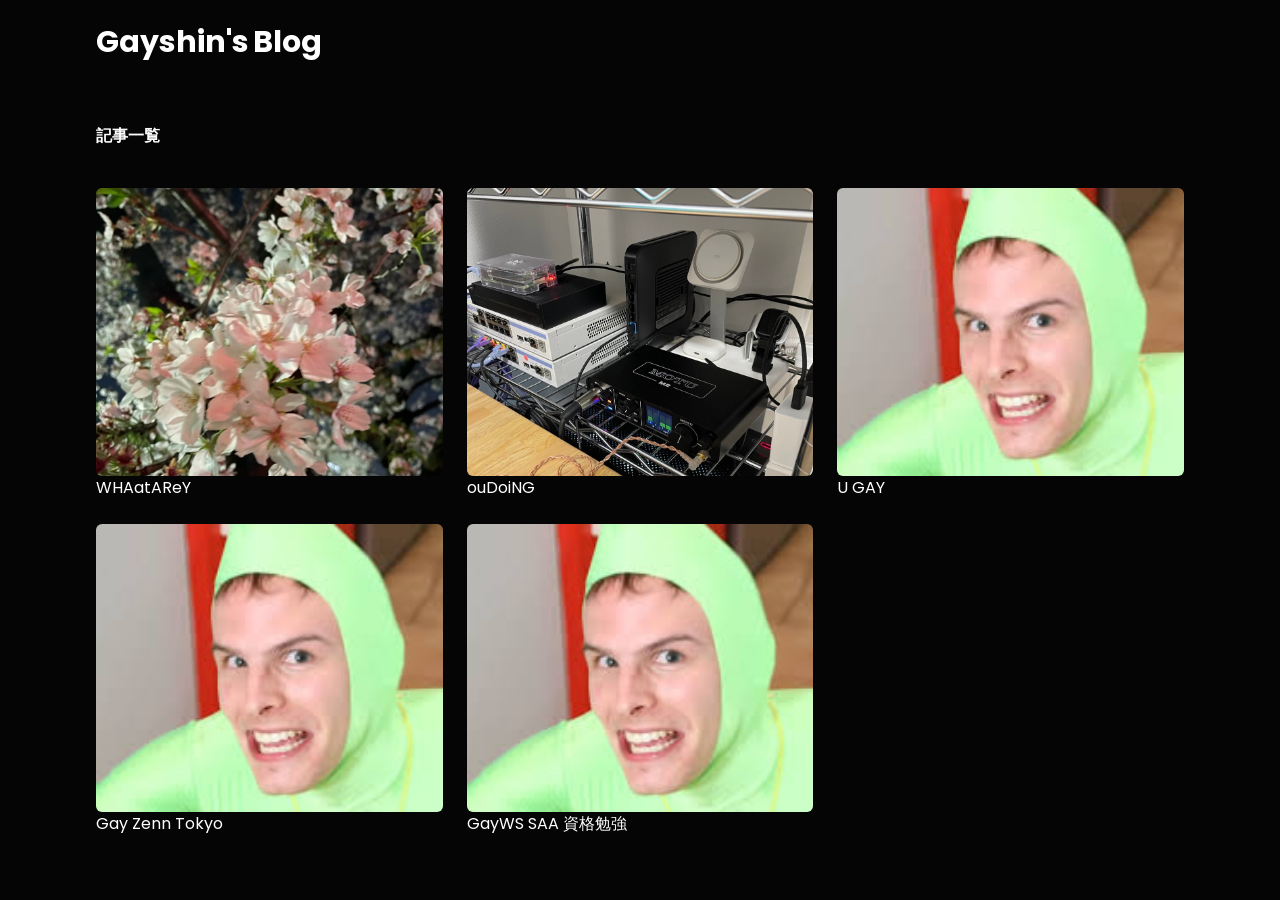
<file: index.html>
<!DOCTYPE html>
<html lang="ja">
<head>
    <meta charset="UTF-8">
    <meta http-equiv="X-UA-Compatible" content="IE=edge">
    <meta name="viewport" content="width=device-width, initial-scale=1.0">
    <link href="./output.css" rel="stylesheet">
    <title>Gayshin's Blog</title>
    <link rel="preconnect" href="https://fonts.googleapis.com">
    <link rel="preconnect" href="https://fonts.gstatic.com" crossorigin>
    <link href="https://fonts.googleapis.com/css2?family=Poppins:wght@500&display=swap" rel="stylesheet">
</head>
<body class="font-Poppins bg-body text-white">
    <!-- ナビゲーションバー -->
    <header class="py-6">
        <div class="demo-div view container mx-auto flex items-start px-2 md:px-14 lg:px-24 w-full">
            <div class="text-3xl font-bold opacity-0">G</div>
            <div class="text-3xl font-bold opacity-0">a</div>
            <div class="text-3xl font-bold opacity-0">y</div>
            <div class="text-3xl font-bold opacity-0">s</div>
            <div class="text-3xl font-bold opacity-0">h</div>
            <div class="text-3xl font-bold opacity-0">i</div>
            <div class="text-3xl font-bold opacity-0">n</div>
            <div class="text-3xl font-bold opacity-0">'</div>
            <div class="text-3xl font-bold opacity-0">s</div>
            <div>&nbsp;</div>
            <div class="text-3xl font-bold opacity-0">B</div>
            <div class="text-3xl font-bold opacity-0">l</div>
            <div class="text-3xl font-bold opacity-0">o</div>
            <div class="text-3xl font-bold opacity-0">g</div>
        </div>
    </header>

    <!-- 記事サムネ -->
    <div id="blog" class="container mt-10 flex items-center mx-auto px-8 md:px-14 lg:px-24 w-full">
        <section class="w-full">
            <h2 class="font-bold">記事一覧</h2>
            
            <div class="mt-10 grid lg:grid-cols-3 md:grid-cols-2 grid-cols-1 gap-6">

                <article>
                    <a href="./20230419003gay.html">
                    <img src="./blossom.jpeg" alt="" class="w-full h-48 lg:h-72 object-cover rounded-md cursor-pointer">
                    <h2>WHAatAReY</h2>
                    </a>
                </article>

                <article>
                    <a href="./20230419002gay.html">
                    <img src="./gadgets.jpeg" alt="" class="w-full h-48 lg:h-72 object-cover rounded-md cursor-pointer">
                    <h2>ouDoiNG</h2>
                    </a>
                </article>

                <article>
                    <a href="./20230419001gay.html">
                    <img src="Untitled.jpg" alt="" class="w-full h-48 lg:h-72 object-cover rounded-md cursor-pointer">
                    <h2>U GAY</h2>
                    </a>
                </article>

                <article>
                    <a href="./gay_Zenn.html">
                    <img src="Untitled.jpg" alt="" class="w-full h-48 lg:h-72 object-cover rounded-md cursor-pointer">
                    <h2>Gay Zenn Tokyo</h2>
                    </a>
                </article>

                <article>
                    <a href="./GayWS_SAA.html">
                    <img src="Untitled.jpg" alt="" class="w-full h-48 lg:h-72 object-cover rounded-md cursor-pointer">
                    <h2>GayWS SAA 資格勉強</h2>
                    </a>
                </article>
            </div>
        </section>
    </div>

</body>

</html>
</file>
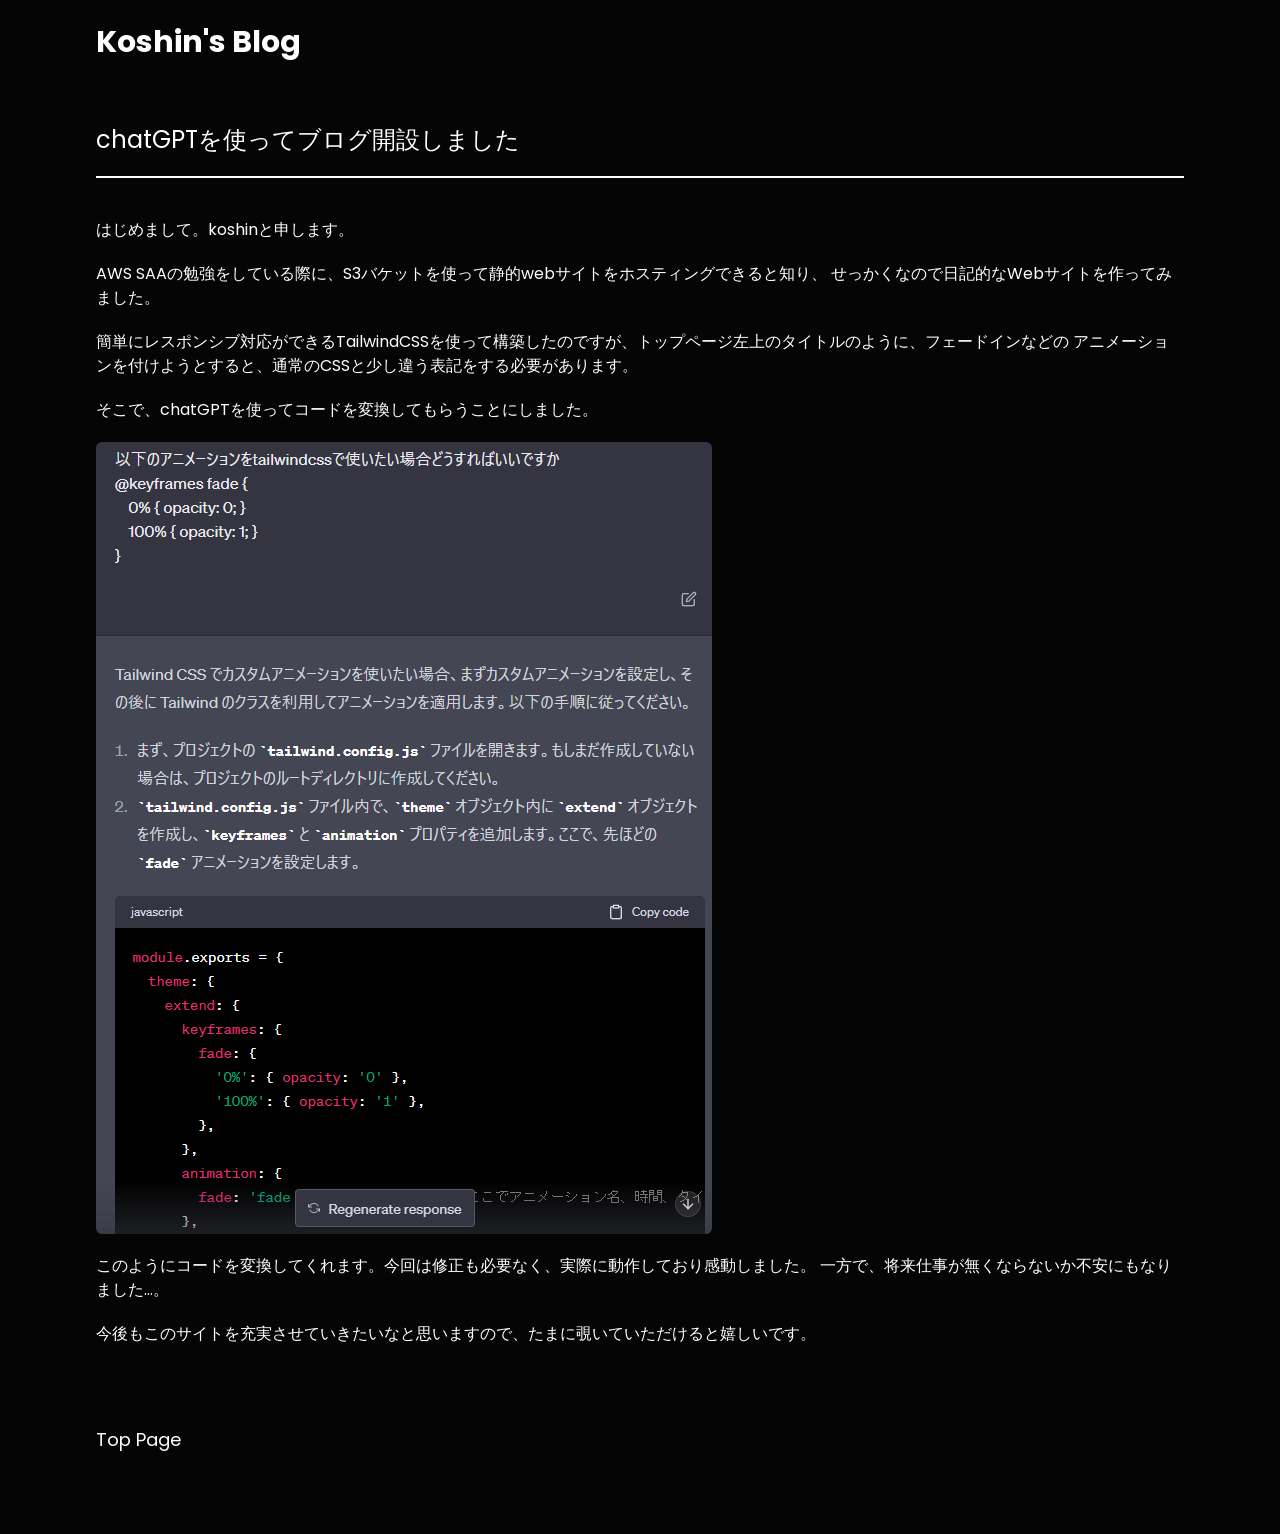
<file: 20230419001.html>
<!DOCTYPE html>
<html lang="ja">
<head>
    <meta charset="UTF-8">
    <meta http-equiv="X-UA-Compatible" content="IE=edge">
    <meta name="viewport" content="width=device-width, initial-scale=1.0">
    <link href="./output.css" rel="stylesheet">
    <title>Koshin's Blog</title>
    <link rel="preconnect" href="https://fonts.googleapis.com">
    <link rel="preconnect" href="https://fonts.gstatic.com" crossorigin>
    <link href="https://fonts.googleapis.com/css2?family=Poppins:wght@500&display=swap" rel="stylesheet">
</head>
<body class="font-Poppins bg-body text-white">
    <!-- ナビゲーションバー -->
    <header class="py-6">
        <div class="container mx-auto flex items-start px-2 md:px-14 lg:px-24 w-full cursor-pointer">
            <a href="./index.html" class="text-3xl font-bold">Koshin's Blog</a>
        </div>
    </header>

    <!-- 記事本文 -->
    <div id="blog" class="container mt-10 flex-col items-center mx-auto px-8 md:px-14 lg:px-24 w-full">
        <section class="w-full">
            <h2 class="title">chatGPTを使ってブログ開設しました</h2>
        </section>

        <section class="mt-10">
            <p>はじめまして。koshinと申します。</p>
            <p class="mt-5">AWS SAAの勉強をしている際に、S3バケットを使って静的webサイトをホスティングできると知り、
                せっかくなので日記的なWebサイトを作ってみました。
            </p>
            <p class="mt-5">
                簡単にレスポンシブ対応ができるTailwindCSSを使って構築したのですが、トップページ左上のタイトルのように、フェードインなどの
                アニメーションを付けようとすると、通常のCSSと少し違う表記をする必要があります。
            </p>
            <p class="mt-5">
                そこで、chatGPTを使ってコードを変換してもらうことにしました。
            </p>
            <img src="./chatgpt.png" alt="image" class="mt-5 rounded-md">
            <p class="mt-5">
                このようにコードを変換してくれます。今回は修正も必要なく、実際に動作しており感動しました。
                一方で、将来仕事が無くならないか不安にもなりました...。
            </p>
            <p class="mt-5">
                今後もこのサイトを充実させていきたいなと思いますので、たまに覗いていただけると嬉しいです。
            </p>
        </section>
    </div>

    <footer class="py-20">
        <div class="container mx-auto flex items-start px-2 md:px-14 lg:px-24 w-full cursor-pointer">
            <a href="./index.html" class="text-lg">Top Page</a>
        </div>
    </footer>

</body>
</html>
</file>
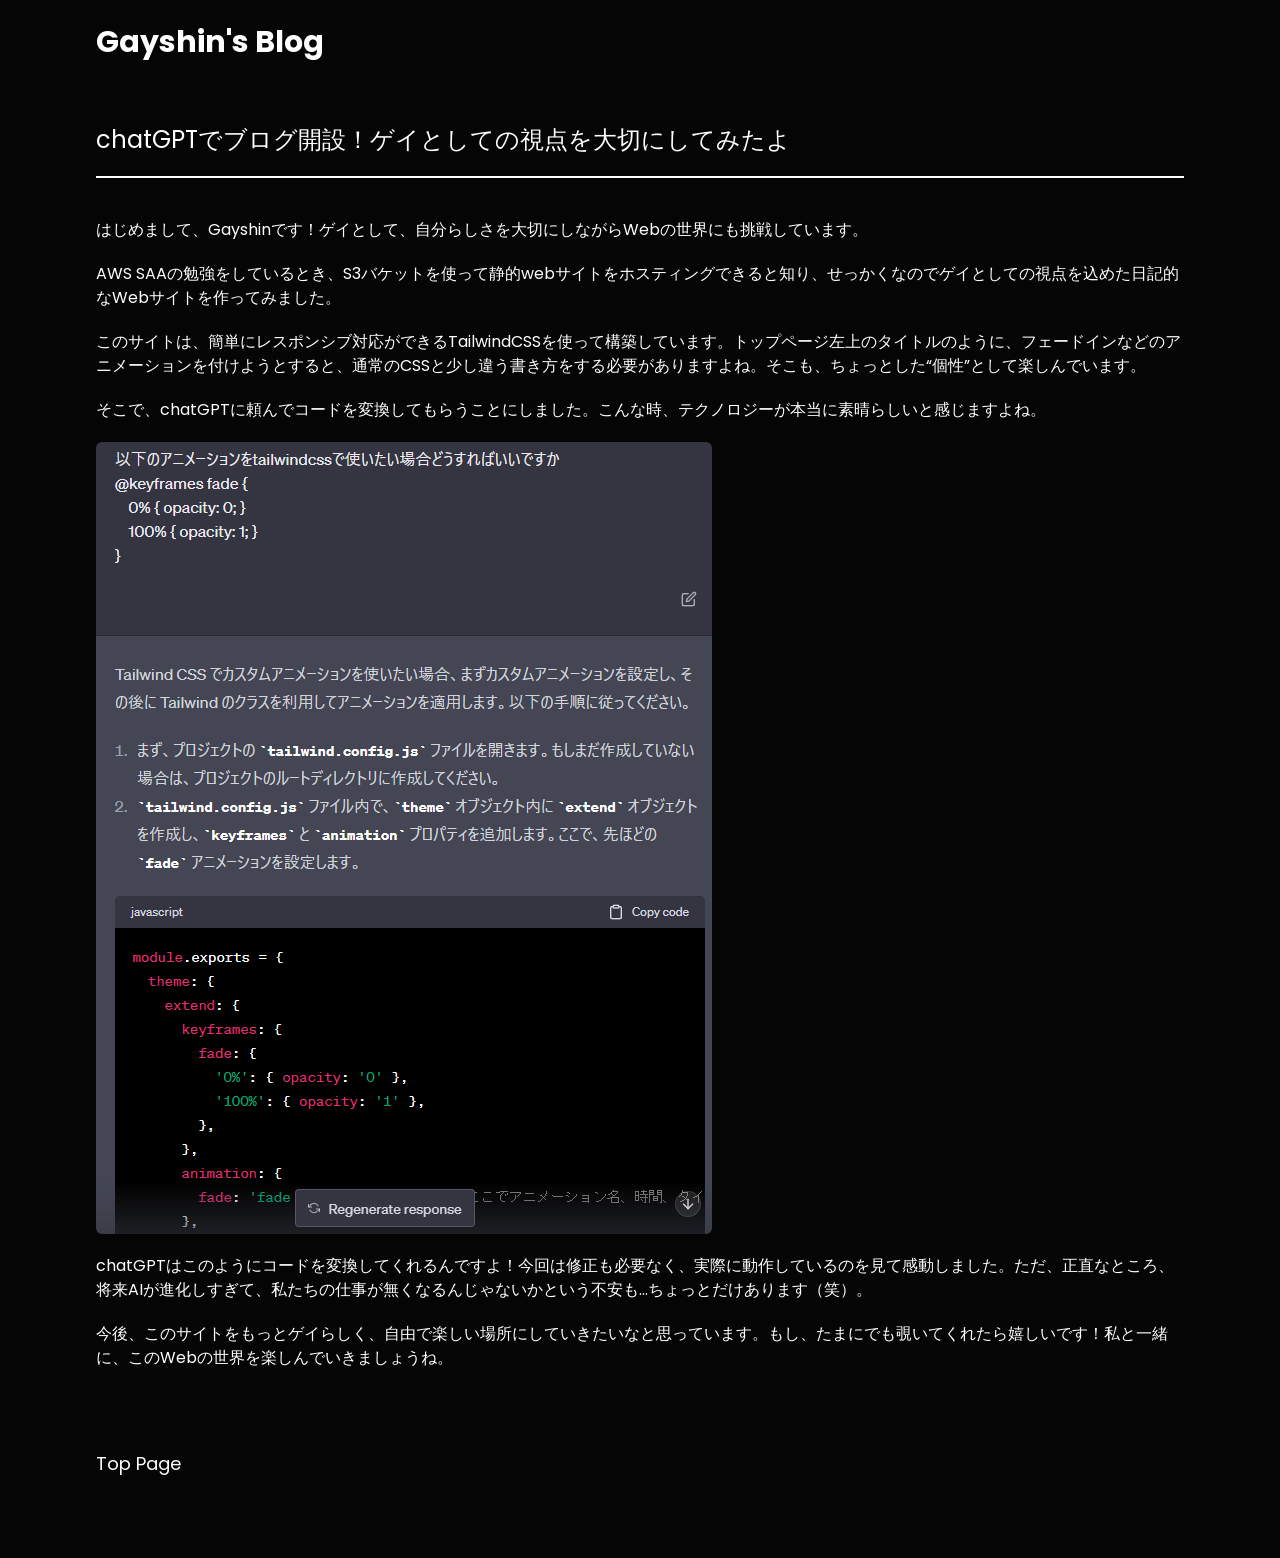
<file: 20230419001gay.html>
<!DOCTYPE html>
<html lang="ja">
<head>
    <meta charset="UTF-8">
    <meta http-equiv="X-UA-Compatible" content="IE=edge">
    <meta name="viewport" content="width=device-width, initial-scale=1.0">
    <link href="./output.css" rel="stylesheet">
    <title>Gayshin's Blog</title>
    <link rel="preconnect" href="https://fonts.googleapis.com">
    <link rel="preconnect" href="https://fonts.gstatic.com" crossorigin>
    <link href="https://fonts.googleapis.com/css2?family=Poppins:wght@500&display=swap" rel="stylesheet">
</head>
<body class="font-Poppins bg-body text-white">
    <!-- ナビゲーションバー -->
    <header class="py-6">
        <div class="container mx-auto flex items-start px-2 md:px-14 lg:px-24 w-full cursor-pointer">
            <a href="./index.html" class="text-3xl font-bold">Gayshin's Blog</a>
        </div>
    </header>

    <!-- 記事本文 -->
    <div id="blog" class="container mt-10 flex-col items-center mx-auto px-8 md:px-14 lg:px-24 w-full">
        <section class="w-full">
            <h2 class="title">chatGPTでブログ開設！ゲイとしての視点を大切にしてみたよ</h2>
        </section>
        
        <section class="mt-10">
            <p>はじめまして、Gayshinです！ゲイとして、自分らしさを大切にしながらWebの世界にも挑戦しています。</p>
            <p class="mt-5">AWS SAAの勉強をしているとき、S3バケットを使って静的webサイトをホスティングできると知り、せっかくなのでゲイとしての視点を込めた日記的なWebサイトを作ってみました。</p>
            <p class="mt-5">
                このサイトは、簡単にレスポンシブ対応ができるTailwindCSSを使って構築しています。トップページ左上のタイトルのように、フェードインなどのアニメーションを付けようとすると、通常のCSSと少し違う書き方をする必要がありますよね。そこも、ちょっとした“個性”として楽しんでいます。
            </p>
            <p class="mt-5">
                そこで、chatGPTに頼んでコードを変換してもらうことにしました。こんな時、テクノロジーが本当に素晴らしいと感じますよね。
            </p>
            <img src="./chatgpt.png" alt="image" class="mt-5 rounded-md">
            <p class="mt-5">
                chatGPTはこのようにコードを変換してくれるんですよ！今回は修正も必要なく、実際に動作しているのを見て感動しました。ただ、正直なところ、将来AIが進化しすぎて、私たちの仕事が無くなるんじゃないかという不安も…ちょっとだけあります（笑）。
            </p>
            <p class="mt-5">
                今後、このサイトをもっとゲイらしく、自由で楽しい場所にしていきたいなと思っています。もし、たまにでも覗いてくれたら嬉しいです！私と一緒に、このWebの世界を楽しんでいきましょうね。
            </p>
        </section>
    </div>

    <footer class="py-20">
        <div class="container mx-auto flex items-start px-2 md:px-14 lg:px-24 w-full cursor-pointer">
            <a href="./index.html" class="text-lg">Top Page</a>
        </div>
    </footer>

</body>
</html>
</file>
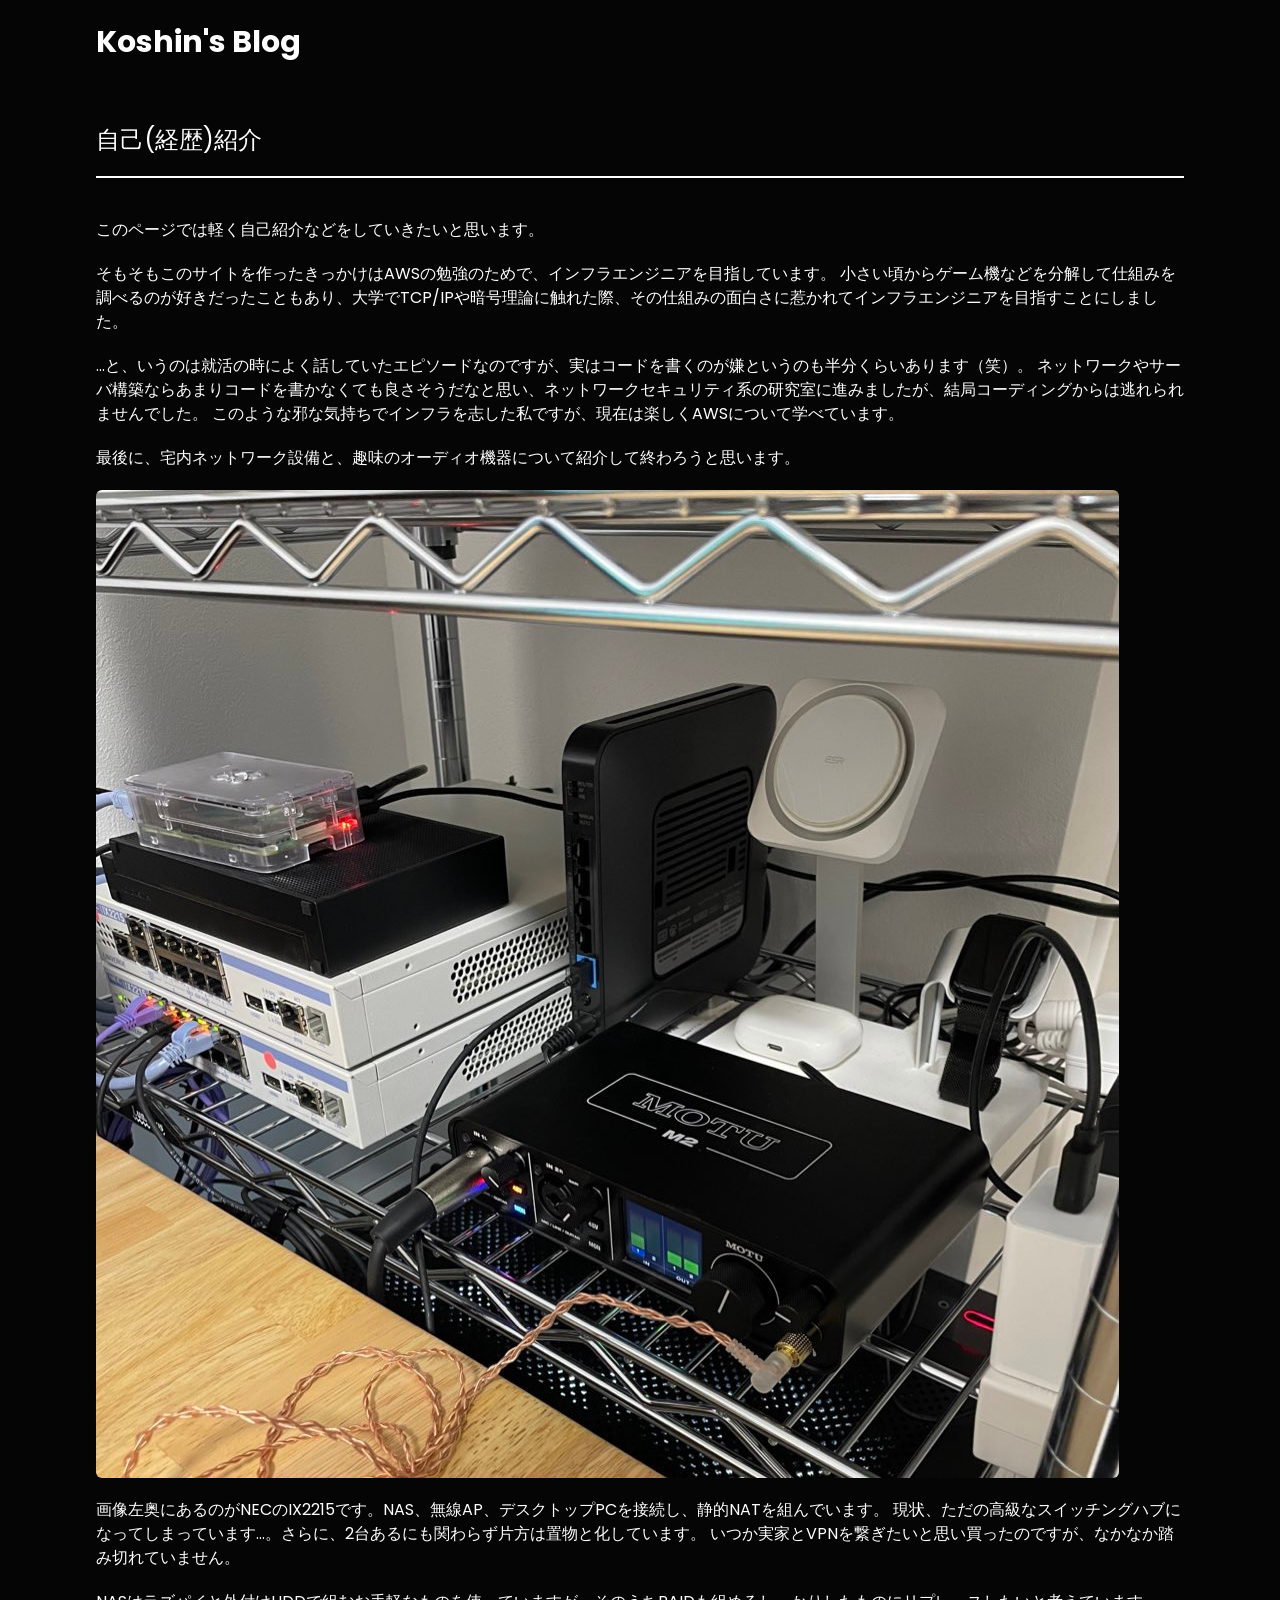
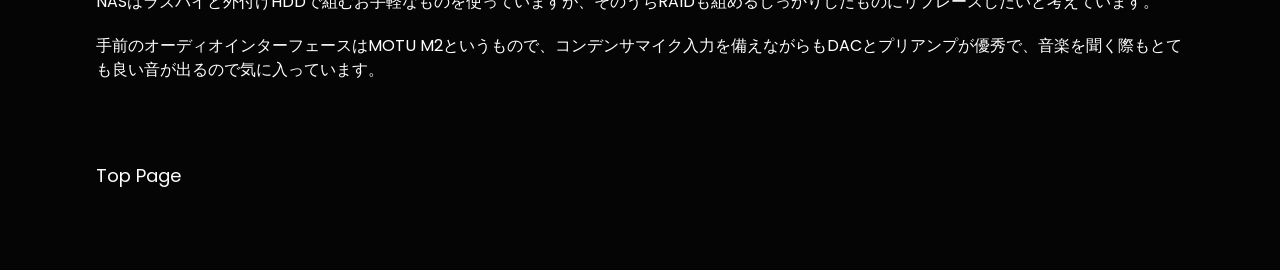
<file: 20230419002.html>
<!DOCTYPE html>
<html lang="ja">
<head>
    <meta charset="UTF-8">
    <meta http-equiv="X-UA-Compatible" content="IE=edge">
    <meta name="viewport" content="width=device-width, initial-scale=1.0">
    <link href="./output.css" rel="stylesheet">
    <title>Koshin's Blog</title>
    <link rel="preconnect" href="https://fonts.googleapis.com">
    <link rel="preconnect" href="https://fonts.gstatic.com" crossorigin>
    <link href="https://fonts.googleapis.com/css2?family=Poppins:wght@500&display=swap" rel="stylesheet">
</head>
<body class="font-Poppins bg-body text-white">
    <!-- ナビゲーションバー -->
    <header class="py-6">
        <div class="container mx-auto flex items-start px-2 md:px-14 lg:px-24 w-full cursor-pointer">
            <a href="./index.html" class="text-3xl font-bold">Koshin's Blog</a>
        </div>
    </header>

    <!-- 記事本文 -->
    <div id="blog" class="container mt-10 flex-col items-center mx-auto px-8 md:px-14 lg:px-24 w-full">
        <section class="w-full">
            <h2 class="title">自己(経歴)紹介</h2>
        </section>

        <section class="mt-10">
            <p>このページでは軽く自己紹介などをしていきたいと思います。</p>
            <p class="mt-5">そもそもこのサイトを作ったきっかけはAWSの勉強のためで、インフラエンジニアを目指しています。
                小さい頃からゲーム機などを分解して仕組みを調べるのが好きだったこともあり、大学でTCP/IPや暗号理論に触れた際、その仕組みの面白さに惹かれてインフラエンジニアを目指すことにしました。
            </p>
            <p class="mt-5">
                ...と、いうのは就活の時によく話していたエピソードなのですが、実はコードを書くのが嫌というのも半分くらいあります（笑）。
                ネットワークやサーバ構築ならあまりコードを書かなくても良さそうだなと思い、ネットワークセキュリティ系の研究室に進みましたが、結局コーディングからは逃れられませんでした。
                このような邪な気持ちでインフラを志した私ですが、現在は楽しくAWSについて学べています。
            </p>
            <p class="mt-5">
                最後に、宅内ネットワーク設備と、趣味のオーディオ機器について紹介して終わろうと思います。
            </p>
            <img src="./gadgets.jpeg" alt="image" class="mt-5 rounded-md">
            <p class="mt-5">
                画像左奥にあるのがNECのIX2215です。NAS、無線AP、デスクトップPCを接続し、静的NATを組んでいます。
                現状、ただの高級なスイッチングハブになってしまっています...。さらに、2台あるにも関わらず片方は置物と化しています。
                いつか実家とVPNを繋ぎたいと思い買ったのですが、なかなか踏み切れていません。
            </p>

            <p class="mt-5">
                NASはラズパイと外付けHDDで組むお手軽なものを使っていますが、そのうちRAIDも組めるしっかりしたものにリプレースしたいと考えています。
            </p>

            <p class="mt-5">
                手前のオーディオインターフェースはMOTU M2というもので、コンデンサマイク入力を備えながらもDACとプリアンプが優秀で、音楽を聞く際もとても良い音が出るので気に入っています。
            </p>
            
        </section>
    </div>

    <footer class="py-20">
        <div class="container mx-auto flex items-start px-2 md:px-14 lg:px-24 w-full cursor-pointer">
            <a href="./index.html" class="text-lg">Top Page</a>
        </div>
    </footer>

</body>
</html>
</file>
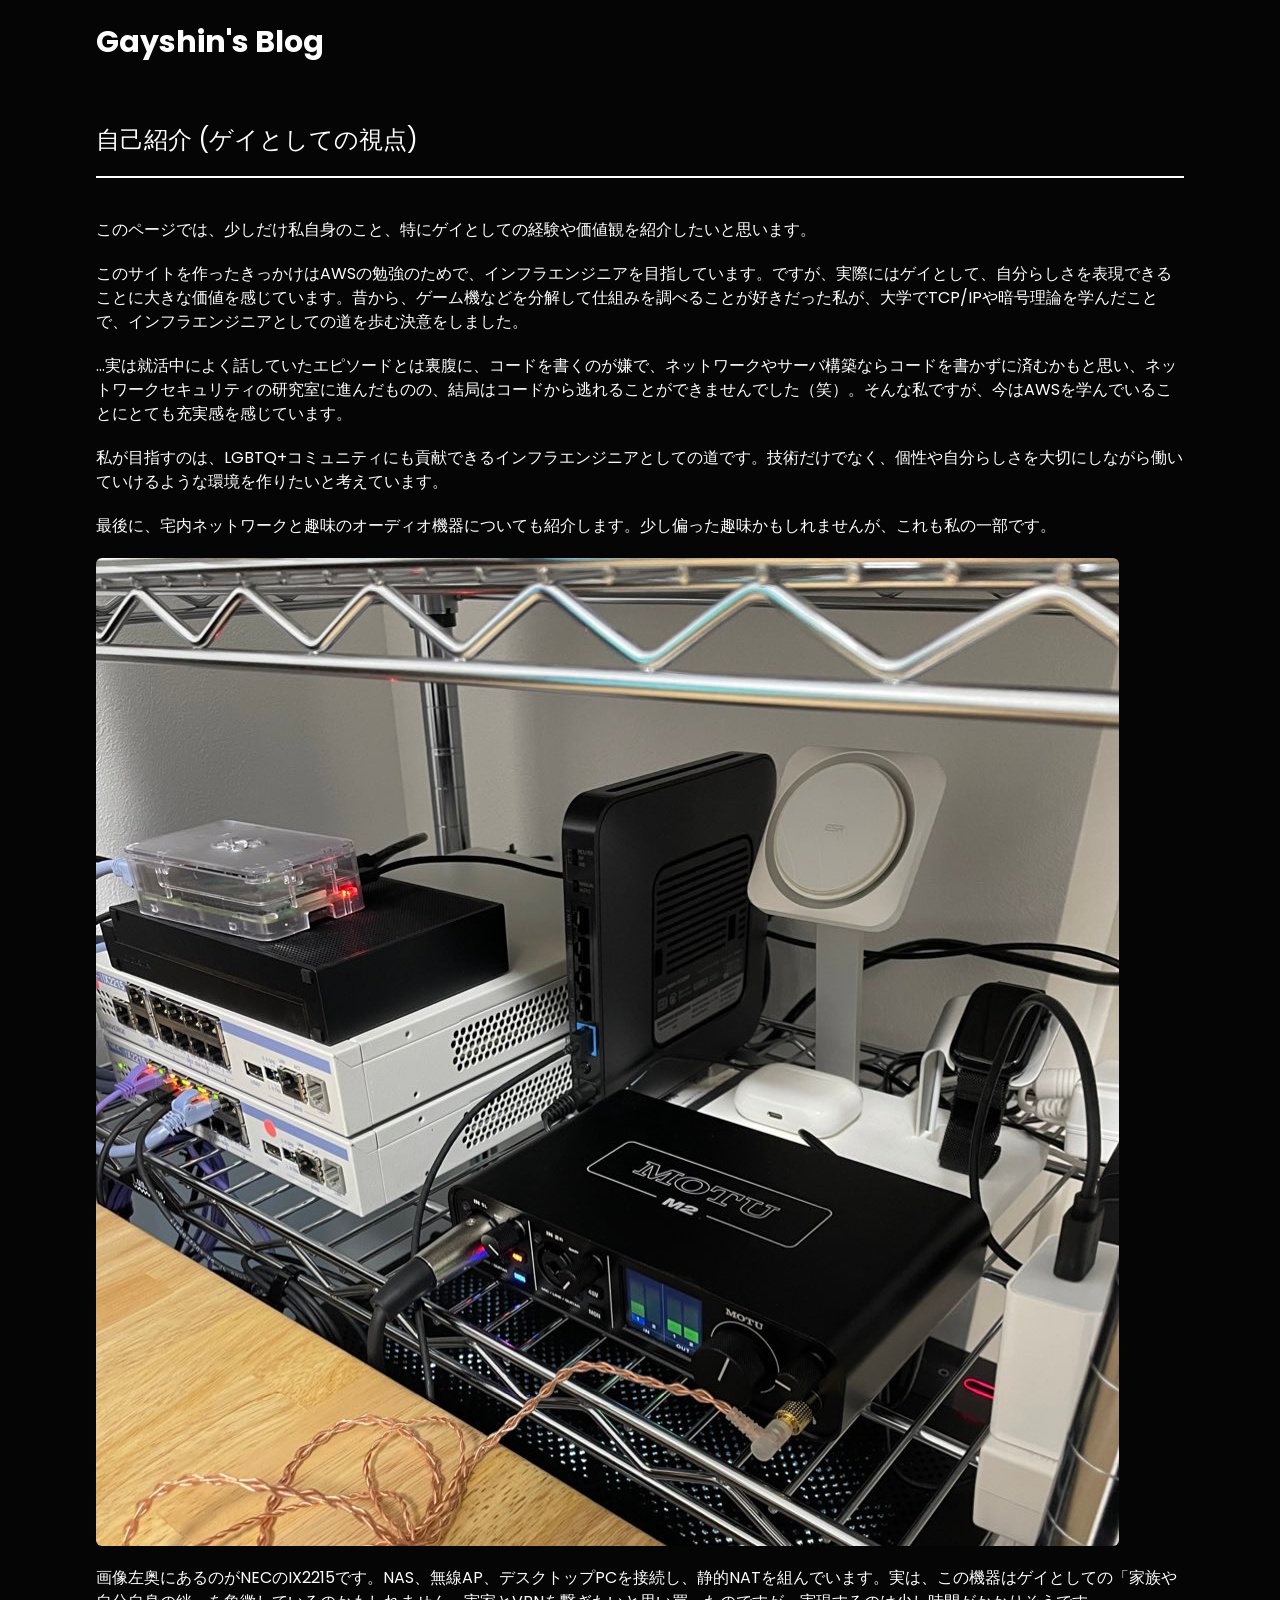
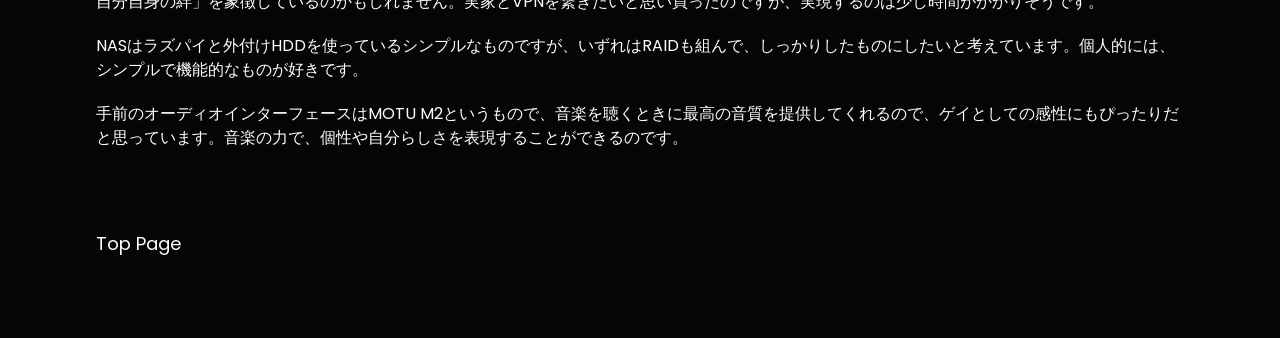
<file: 20230419002gay.html>
<!DOCTYPE html>
<html lang="ja">
<head>
    <meta charset="UTF-8">
    <meta http-equiv="X-UA-Compatible" content="IE=edge">
    <meta name="viewport" content="width=device-width, initial-scale=1.0">
    <link href="./output.css" rel="stylesheet">
    <title>Gayshin's Blog</title>
    <link rel="preconnect" href="https://fonts.googleapis.com">
    <link rel="preconnect" href="https://fonts.gstatic.com" crossorigin>
    <link href="https://fonts.googleapis.com/css2?family=Poppins:wght@500&display=swap" rel="stylesheet">
</head>
<body class="font-Poppins bg-body text-white">
    <!-- ナビゲーションバー -->
    <header class="py-6">
        <div class="container mx-auto flex items-start px-2 md:px-14 lg:px-24 w-full cursor-pointer">
            <a href="./index.html" class="text-3xl font-bold">Gayshin's Blog</a>
        </div>
    </header>

    <!-- 記事本文 -->
    <div id="blog" class="container mt-10 flex-col items-center mx-auto px-8 md:px-14 lg:px-24 w-full">
        <section class="w-full">
            <h2 class="title">自己紹介 (ゲイとしての視点)</h2>
        </section>
        
        <section class="mt-10">
            <p>このページでは、少しだけ私自身のこと、特にゲイとしての経験や価値観を紹介したいと思います。</p>
            <p class="mt-5">このサイトを作ったきっかけはAWSの勉強のためで、インフラエンジニアを目指しています。ですが、実際にはゲイとして、自分らしさを表現できることに大きな価値を感じています。昔から、ゲーム機などを分解して仕組みを調べることが好きだった私が、大学でTCP/IPや暗号理論を学んだことで、インフラエンジニアとしての道を歩む決意をしました。</p>
            <p class="mt-5">…実は就活中によく話していたエピソードとは裏腹に、コードを書くのが嫌で、ネットワークやサーバ構築ならコードを書かずに済むかもと思い、ネットワークセキュリティの研究室に進んだものの、結局はコードから逃れることができませんでした（笑）。そんな私ですが、今はAWSを学んでいることにとても充実感を感じています。</p>
            <p class="mt-5">私が目指すのは、LGBTQ+コミュニティにも貢献できるインフラエンジニアとしての道です。技術だけでなく、個性や自分らしさを大切にしながら働いていけるような環境を作りたいと考えています。</p>
            <p class="mt-5">最後に、宅内ネットワークと趣味のオーディオ機器についても紹介します。少し偏った趣味かもしれませんが、これも私の一部です。</p>
            <img src="./gadgets.jpeg" alt="image" class="mt-5 rounded-md">
            <p class="mt-5">画像左奥にあるのがNECのIX2215です。NAS、無線AP、デスクトップPCを接続し、静的NATを組んでいます。実は、この機器はゲイとしての「家族や自分自身の絆」を象徴しているのかもしれません。実家とVPNを繋ぎたいと思い買ったのですが、実現するのは少し時間がかかりそうです。</p>
        
            <p class="mt-5">NASはラズパイと外付けHDDを使っているシンプルなものですが、いずれはRAIDも組んで、しっかりしたものにしたいと考えています。個人的には、シンプルで機能的なものが好きです。</p>
        
            <p class="mt-5">手前のオーディオインターフェースはMOTU M2というもので、音楽を聴くときに最高の音質を提供してくれるので、ゲイとしての感性にもぴったりだと思っています。音楽の力で、個性や自分らしさを表現することができるのです。</p>
        </section>
    </div>

    <footer class="py-20">
        <div class="container mx-auto flex items-start px-2 md:px-14 lg:px-24 w-full cursor-pointer">
            <a href="./index.html" class="text-lg">Top Page</a>
        </div>
    </footer>

</body>
</html>
</file>
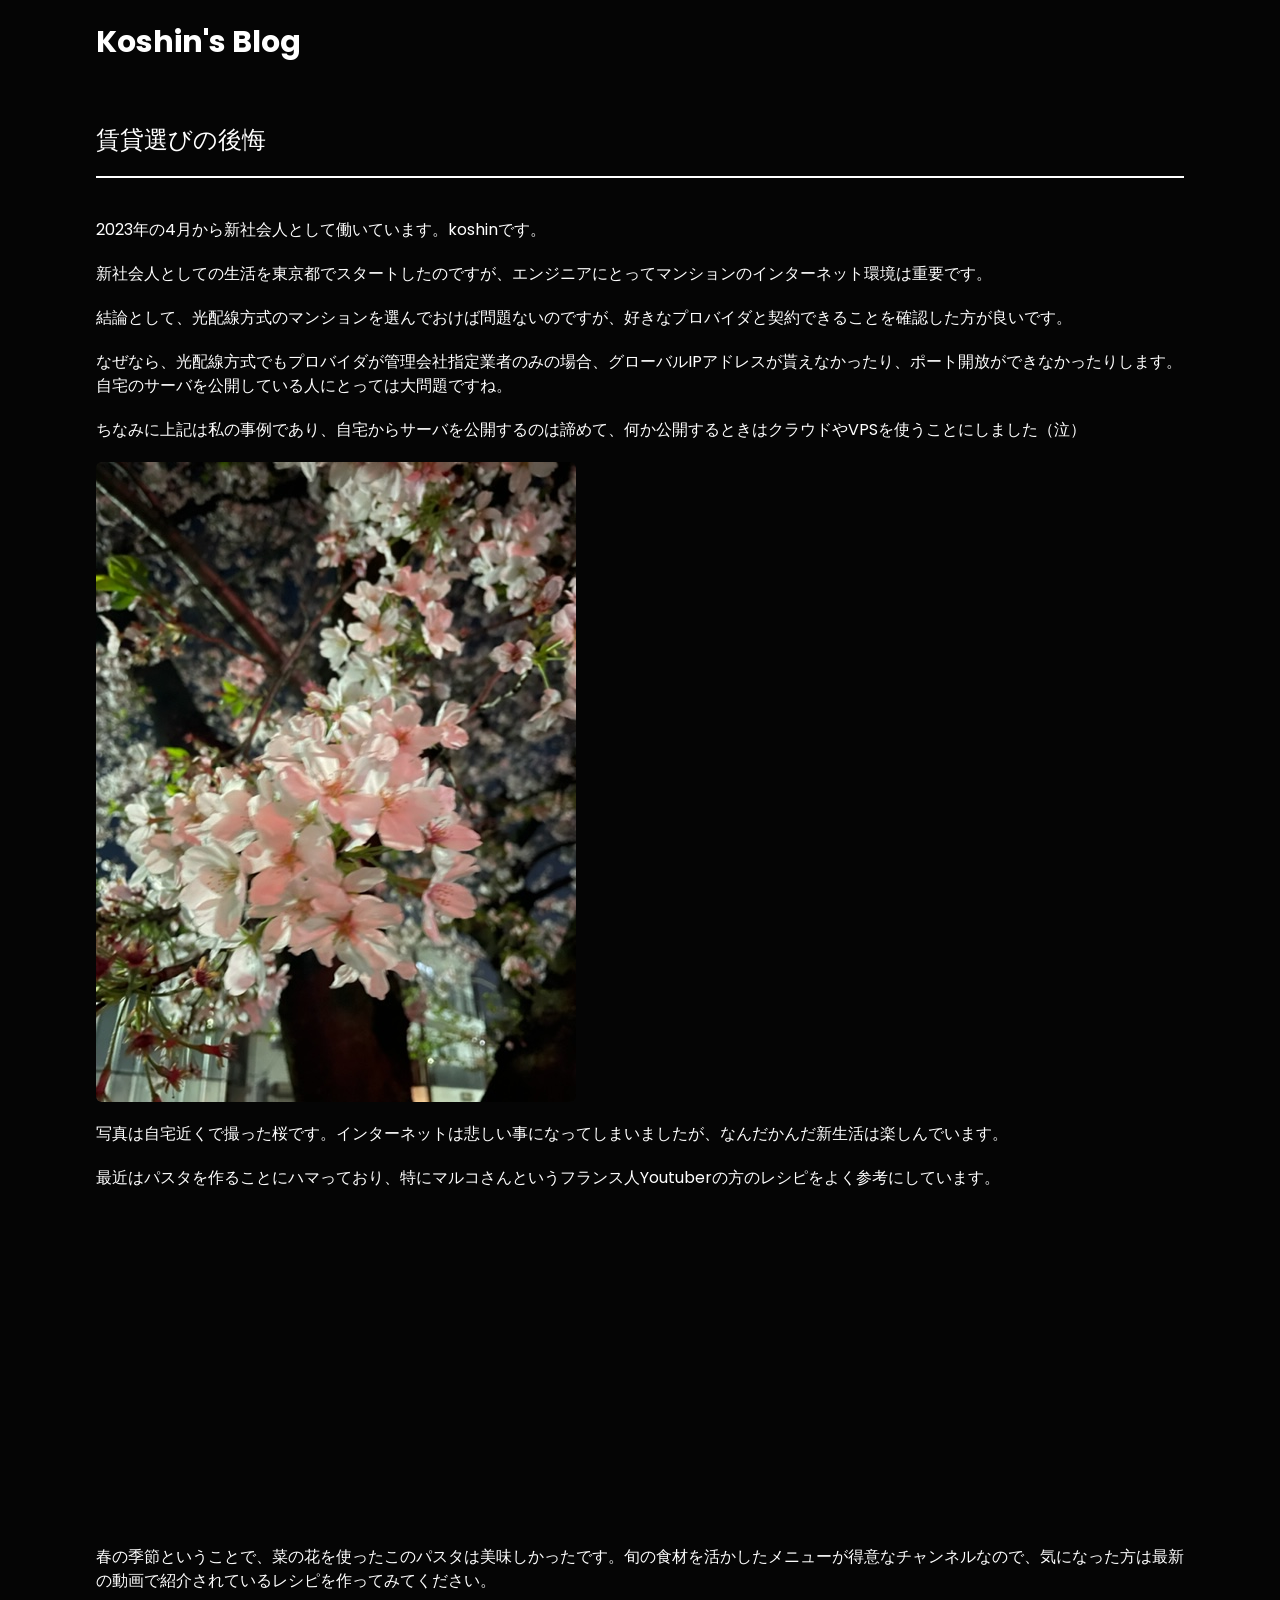
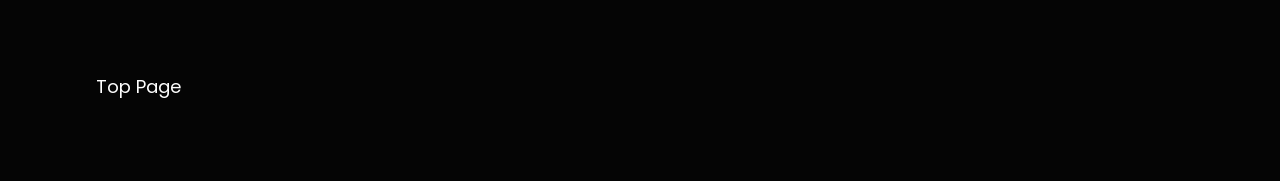
<file: 20230419003.html>
<!DOCTYPE html>
<html lang="ja">
<head>
    <meta charset="UTF-8">
    <meta http-equiv="X-UA-Compatible" content="IE=edge">
    <meta name="viewport" content="width=device-width, initial-scale=1.0">
    <link href="./output.css" rel="stylesheet">
    <title>Koshin's Blog</title>
    <link rel="preconnect" href="https://fonts.googleapis.com">
    <link rel="preconnect" href="https://fonts.gstatic.com" crossorigin>
    <link href="https://fonts.googleapis.com/css2?family=Poppins:wght@500&display=swap" rel="stylesheet">
</head>
<body class="font-Poppins bg-body text-white">
    <!-- ナビゲーションバー -->
    <header class="py-6">
        <div class="container mx-auto flex items-start px-2 md:px-14 lg:px-24 w-full cursor-pointer">
            <a href="./index.html" class="text-3xl font-bold">Koshin's Blog</a>
        </div>
    </header>

    <!-- 記事本文 -->
    <div id="blog" class="container mt-10 flex-col items-center mx-auto px-8 md:px-14 lg:px-24 w-full">
        <section class="w-full">
            <h2 class="title">賃貸選びの後悔</h2>
        </section>

        <section class="mt-10">
            <p>2023年の4月から新社会人として働いています。koshinです。</p>
            <p class="mt-5">
                新社会人としての生活を東京都でスタートしたのですが、エンジニアにとってマンションのインターネット環境は重要です。
            </p>
            <p class="mt-5">
                結論として、光配線方式のマンションを選んでおけば問題ないのですが、好きなプロバイダと契約できることを確認した方が良いです。
            </p>
            <p class="mt-5">
                なぜなら、光配線方式でもプロバイダが管理会社指定業者のみの場合、グローバルIPアドレスが貰えなかったり、ポート開放ができなかったりします。
                自宅のサーバを公開している人にとっては大問題ですね。
            </p>
            <p class="mt-5">
                ちなみに上記は私の事例であり、自宅からサーバを公開するのは諦めて、何か公開するときはクラウドやVPSを使うことにしました（泣）
            </p>
            <img src="./blossom.jpeg" alt="image" class="mt-5 rounded-md">
            <p class="mt-5">
                写真は自宅近くで撮った桜です。インターネットは悲しい事になってしまいましたが、なんだかんだ新生活は楽しんでいます。
            </p>
            <p class="mt-5 mb-5">
                最近はパスタを作ることにハマっており、特にマルコさんというフランス人Youtuberの方のレシピをよく参考にしています。
            </p>
            <div class="w-full" style="max-width: 560px;">
                <div class="relative" style="padding-top: 56.25%; max-height: 315px;">
                    <iframe class="absolute top-0 left-0 w-full h-full" src="https://www.youtube.com/embed/zSYp9JD5aTo" title="YouTube video player" frameborder="0" allow="accelerometer; autoplay; clipboard-write; encrypted-media; gyroscope; picture-in-picture; web-share" allowfullscreen></iframe>
                </div>
            </div>
            
            <p class="mt-5">
                春の季節ということで、菜の花を使ったこのパスタは美味しかったです。旬の食材を活かしたメニューが得意なチャンネルなので、気になった方は最新の動画で紹介されているレシピを作ってみてください。
            </p>
        </section>
    </div>

    <footer class="py-20">
        <div class="container mx-auto flex items-start px-2 md:px-14 lg:px-24 w-full cursor-pointer">
            <a href="./index.html" class="text-lg">Top Page</a>
        </div>
    </footer>

</body>
</html>
</file>
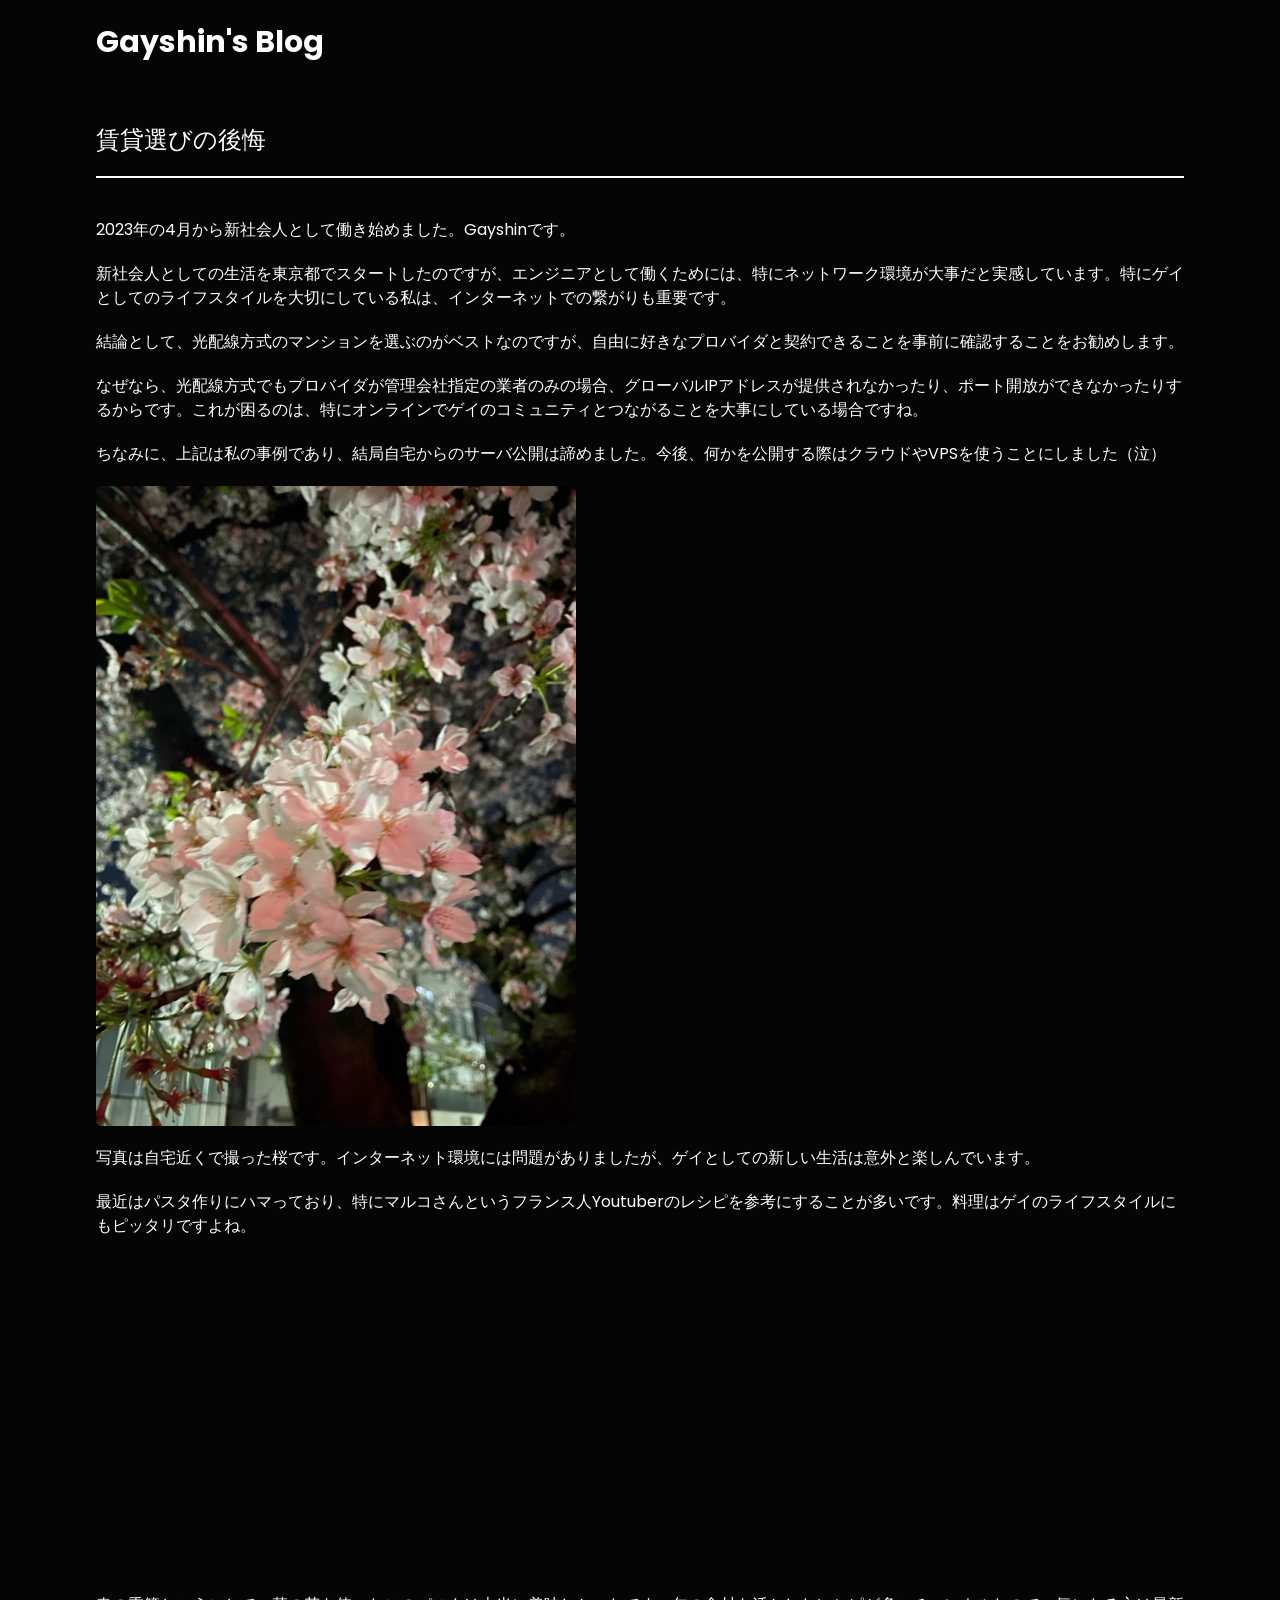
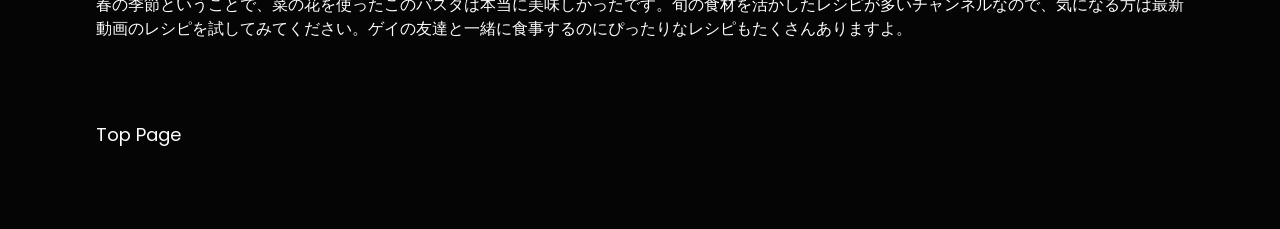
<file: 20230419003gay.html>
<!DOCTYPE html>
<html lang="ja">
<head>
    <meta charset="UTF-8">
    <meta http-equiv="X-UA-Compatible" content="IE=edge">
    <meta name="viewport" content="width=device-width, initial-scale=1.0">
    <link href="./output.css" rel="stylesheet">
    <title>Gayshin's Blog</title>
    <link rel="preconnect" href="https://fonts.googleapis.com">
    <link rel="preconnect" href="https://fonts.gstatic.com" crossorigin>
    <link href="https://fonts.googleapis.com/css2?family=Poppins:wght@500&display=swap" rel="stylesheet">
</head>
<body class="font-Poppins bg-body text-white">
    <!-- ナビゲーションバー -->
    <header class="py-6">
        <div class="container mx-auto flex items-start px-2 md:px-14 lg:px-24 w-full cursor-pointer">
            <a href="./index.html" class="text-3xl font-bold">Gayshin's Blog</a>
        </div>
    </header>

    <!-- 記事本文 -->
    <div id="blog" class="container mt-10 flex-col items-center mx-auto px-8 md:px-14 lg:px-24 w-full">
        <section class="w-full">
            <h2 class="title">賃貸選びの後悔</h2>
        </section>

        <section class="mt-10">
            <p>2023年の4月から新社会人として働き始めました。Gayshinです。</p>
            <p class="mt-5">
                新社会人としての生活を東京都でスタートしたのですが、エンジニアとして働くためには、特にネットワーク環境が大事だと実感しています。特にゲイとしてのライフスタイルを大切にしている私は、インターネットでの繋がりも重要です。
            </p>
            <p class="mt-5">
                結論として、光配線方式のマンションを選ぶのがベストなのですが、自由に好きなプロバイダと契約できることを事前に確認することをお勧めします。
            </p>
            <p class="mt-5">
                なぜなら、光配線方式でもプロバイダが管理会社指定の業者のみの場合、グローバルIPアドレスが提供されなかったり、ポート開放ができなかったりするからです。これが困るのは、特にオンラインでゲイのコミュニティとつながることを大事にしている場合ですね。
            </p>
            <p class="mt-5">
                ちなみに、上記は私の事例であり、結局自宅からのサーバ公開は諦めました。今後、何かを公開する際はクラウドやVPSを使うことにしました（泣）
            </p>
            <img src="./blossom.jpeg" alt="image" class="mt-5 rounded-md">
            <p class="mt-5">
                写真は自宅近くで撮った桜です。インターネット環境には問題がありましたが、ゲイとしての新しい生活は意外と楽しんでいます。
            </p>
            <p class="mt-5 mb-5">
                最近はパスタ作りにハマっており、特にマルコさんというフランス人Youtuberのレシピを参考にすることが多いです。料理はゲイのライフスタイルにもピッタリですよね。
            </p>
            <div class="w-full" style="max-width: 560px;">
                <div class="relative" style="padding-top: 56.25%; max-height: 315px;">
                    <iframe class="absolute top-0 left-0 w-full h-full" src="https://www.youtube.com/embed/zSYp9JD5aTo" title="YouTube video player" frameborder="0" allow="accelerometer; autoplay; clipboard-write; encrypted-media; gyroscope; picture-in-picture; web-share" allowfullscreen></iframe>
                </div>
            </div>
            
            <p class="mt-5">
                春の季節ということで、菜の花を使ったこのパスタは本当に美味しかったです。旬の食材を活かしたレシピが多いチャンネルなので、気になる方は最新動画のレシピを試してみてください。ゲイの友達と一緒に食事するのにぴったりなレシピもたくさんありますよ。
            </p>
        </section>
    </div>

    <footer class="py-20">
        <div class="container mx-auto flex items-start px-2 md:px-14 lg:px-24 w-full cursor-pointer">
            <a href="./index.html" class="text-lg">Top Page</a>
        </div>
    </footer>

</body>
</html>
</file>
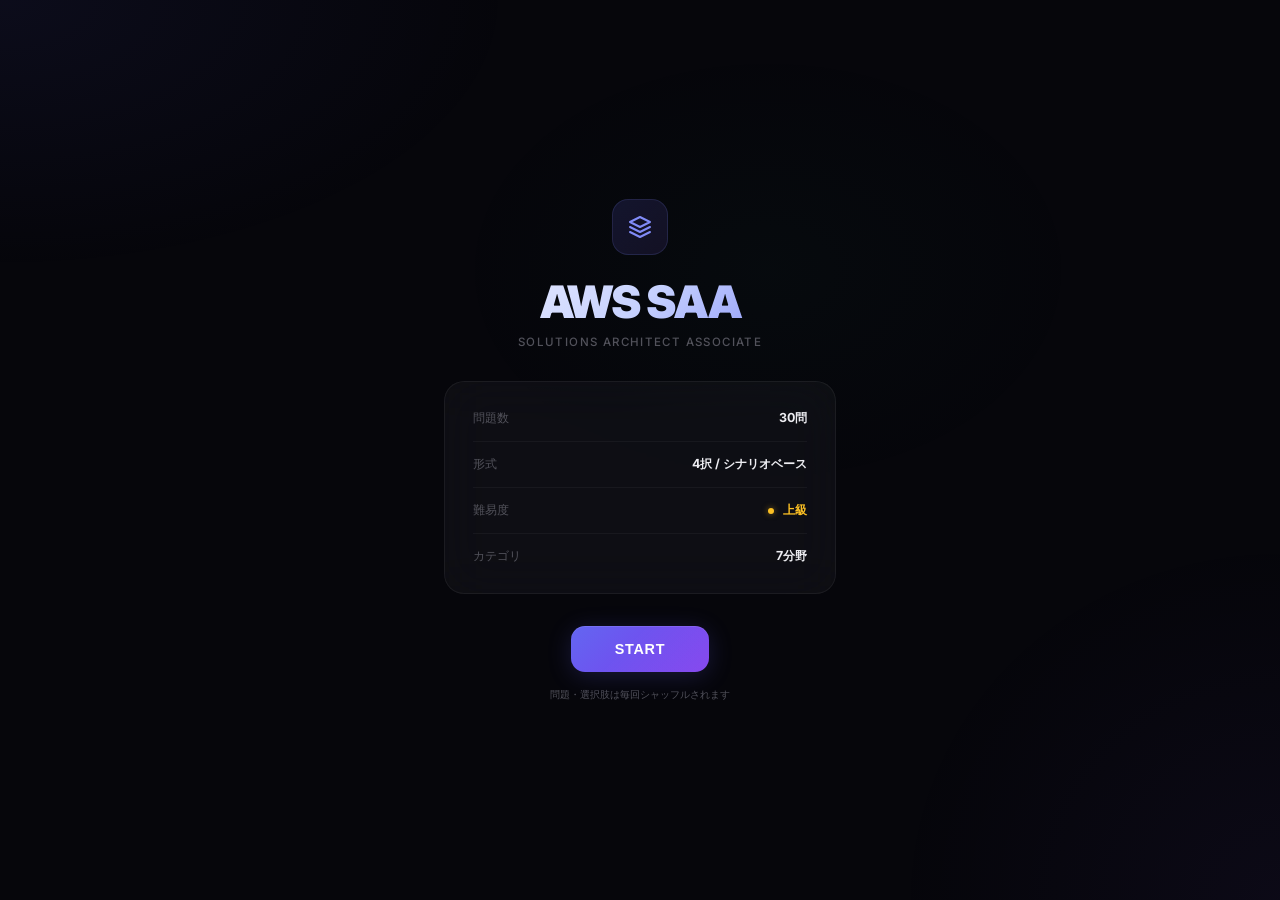
<file: GayWS_SAA.html>
<!DOCTYPE html>
<html lang="ja">
<head>
<meta charset="UTF-8">
<meta name="viewport" content="width=device-width, initial-scale=1.0">
<title>AWS SAA 問題集</title>
<style>
  @import url('https://fonts.googleapis.com/css2?family=Inter:wght@400;500;600;700;800;900&display=swap');

  *, *::before, *::after { box-sizing: border-box; margin: 0; padding: 0; }

  :root {
    --bg: #06060b;
    --surface: rgba(255,255,255,0.03);
    --surface-hover: rgba(255,255,255,0.06);
    --surface-card: rgba(255,255,255,0.035);
    --border: rgba(255,255,255,0.06);
    --border-subtle: rgba(255,255,255,0.04);
    --text: #ececf1;
    --text-secondary: #a1a1aa;
    --text-dim: #52525b;
    --accent: #818cf8;
    --correct: #34d399;
    --wrong: #fb7185;
  }

  body {
    font-family: 'Inter', -apple-system, sans-serif;
    background: var(--bg);
    color: var(--text);
    min-height: 100vh;
    overflow-x: hidden;
    -webkit-font-smoothing: antialiased;
  }

  .bg-mesh {
    position: fixed; inset: 0; z-index: 0; pointer-events: none;
    background:
      radial-gradient(ellipse 80% 60% at 0% 0%, rgba(99,102,241,0.07) 0%, transparent 50%),
      radial-gradient(ellipse 60% 80% at 100% 100%, rgba(139,92,246,0.05) 0%, transparent 50%),
      radial-gradient(ellipse 50% 50% at 60% 30%, rgba(52,211,153,0.025) 0%, transparent 50%);
  }

  .screen { display: none; position: relative; z-index: 1; }
  .screen.active { display: flex; }

  .glass {
    background: var(--surface-card);
    backdrop-filter: blur(24px) saturate(1.2);
    -webkit-backdrop-filter: blur(24px) saturate(1.2);
    border: 1px solid var(--border);
    border-radius: 20px;
  }
  .glass-subtle {
    background: var(--surface);
    border: 1px solid var(--border-subtle);
    border-radius: 16px;
  }

  /* 選択肢 */
  .opt {
    width: 100%; text-align: left; padding: 18px 22px;
    background: var(--surface);
    border: 1px solid var(--border);
    border-radius: 14px;
    color: var(--text); font-size: 0.88rem; font-weight: 500;
    cursor: pointer; transition: all 0.25s cubic-bezier(0.4,0,0.2,1);
    display: flex; align-items: flex-start; gap: 14px;
    line-height: 1.65; position: relative; overflow: hidden;
  }
  .opt::before {
    content: ''; position: absolute; inset: 0;
    background: linear-gradient(135deg, rgba(129,140,248,0.06), transparent);
    opacity: 0; transition: opacity 0.25s ease;
  }
  .opt:not(:disabled):hover::before { opacity: 1; }
  .opt:not(:disabled):hover {
    border-color: rgba(129,140,248,0.25);
    transform: translateY(-2px);
    box-shadow: 0 8px 24px rgba(0,0,0,0.3);
  }
  .opt:disabled { cursor: default; }
  .opt .badge {
    position: relative; z-index: 1;
    flex-shrink: 0; width: 30px; height: 30px; line-height: 30px;
    text-align: center; border-radius: 9px; font-size: 0.72rem; font-weight: 700;
    background: rgba(255,255,255,0.05); color: var(--text-dim);
    transition: all 0.35s cubic-bezier(0.4,0,0.2,1);
  }
  .opt > span:last-child { position: relative; z-index: 1; }
  .opt.is-correct {
    background: rgba(52,211,153,0.08) !important;
    border-color: rgba(52,211,153,0.35) !important;
    box-shadow: 0 0 30px rgba(52,211,153,0.08), inset 0 0 20px rgba(52,211,153,0.03);
  }
  .opt.is-correct .badge {
    background: linear-gradient(135deg, #34d399, #2dd4bf);
    color: #000; box-shadow: 0 0 12px rgba(52,211,153,0.4);
  }
  .opt.is-wrong {
    background: rgba(251,113,133,0.07) !important;
    border-color: rgba(251,113,133,0.25) !important;
  }
  .opt.is-wrong .badge { background: var(--wrong); color: #000; }
  .opt.is-dim { opacity: 0.25; }

  .progress-track {
    width: 100%; height: 2px; background: rgba(255,255,255,0.04);
    border-radius: 1px; overflow: hidden;
  }
  .progress-fill {
    height: 100%; background: linear-gradient(90deg, #6366f1, #818cf8, #a78bfa);
    border-radius: 1px; transition: width 0.6s cubic-bezier(0.4,0,0.2,1);
  }

  .cat-tag {
    display: inline-block; padding: 5px 14px;
    font-size: 0.65rem; font-weight: 600; letter-spacing: 0.08em; text-transform: uppercase;
    border-radius: 8px;
    background: linear-gradient(135deg, rgba(129,140,248,0.1), rgba(167,139,250,0.08));
    color: #a5b4fc; border: 1px solid rgba(129,140,248,0.1);
  }

  .btn-primary {
    padding: 15px 44px; border: none; border-radius: 14px;
    font-size: 0.9rem; font-weight: 700; cursor: pointer; letter-spacing: 0.05em;
    background: linear-gradient(135deg, #6366f1, #7c3aed);
    color: white; transition: all 0.25s cubic-bezier(0.4,0,0.2,1);
    box-shadow: 0 4px 24px rgba(99,102,241,0.2), inset 0 1px 0 rgba(255,255,255,0.1);
    position: relative; overflow: hidden;
  }
  .btn-primary::after {
    content: ''; position: absolute; inset: 0;
    background: linear-gradient(135deg, transparent 40%, rgba(255,255,255,0.08));
  }
  .btn-primary:hover { transform: translateY(-2px); box-shadow: 0 8px 32px rgba(99,102,241,0.3); }
  .btn-primary:active { transform: translateY(0); }

  .btn-ghost {
    padding: 13px 36px; border: 1px solid var(--border); border-radius: 14px;
    font-size: 0.85rem; font-weight: 600; cursor: pointer; letter-spacing: 0.03em;
    background: transparent; color: var(--text-secondary); transition: all 0.25s ease;
  }
  .btn-ghost:hover { background: var(--surface-hover); border-color: rgba(255,255,255,0.12); color: var(--text); }

  .explanation-panel {
    background: rgba(129,140,248,0.04);
    border: 1px solid rgba(129,140,248,0.1);
    border-radius: 16px; padding: 22px;
    animation: slideUp 0.4s cubic-bezier(0.16,1,0.3,1);
  }

  .chart-fill { transition: width 1.2s cubic-bezier(0.16,1,0.3,1); }

  @keyframes slideUp {
    from { opacity: 0; transform: translateY(16px); }
    to { opacity: 1; transform: translateY(0); }
  }
  @keyframes shake {
    0%,100% { transform: translateX(0); }
    20% { transform: translateX(-6px); }
    40% { transform: translateX(6px); }
    60% { transform: translateX(-4px); }
    80% { transform: translateX(4px); }
  }
  .shake { animation: shake 0.3s ease-out; }
  .slide-up { animation: slideUp 0.5s cubic-bezier(0.16,1,0.3,1); }

  #fx { position: fixed; inset: 0; pointer-events: none; z-index: 9999; }
  #flash-overlay {
    position: fixed; inset: 0; pointer-events: none; z-index: 9998;
    opacity: 0; transition: opacity 0.12s ease;
  }

  .pop-text {
    position: fixed; left: 50%; top: 38%;
    transform: translate(-50%, -50%);
    pointer-events: none; z-index: 10000;
    font-weight: 900; letter-spacing: -0.02em;
    animation: popFloat 0.9s cubic-bezier(0.16,1,0.3,1) forwards;
  }
  @keyframes popFloat {
    0% { opacity: 0; transform: translate(-50%,-50%) scale(0.5); filter: blur(6px); }
    20% { opacity: 1; transform: translate(-50%,-50%) scale(1.15); filter: blur(0); }
    55% { opacity: 1; transform: translate(-50%,-55%) scale(1.0); }
    100% { opacity: 0; transform: translate(-50%,-72%) scale(0.9); }
  }

  .combo-text {
    position: fixed; left: 50%; top: 26%;
    transform: translate(-50%,-50%);
    pointer-events: none; z-index: 10000;
    font-weight: 900; letter-spacing: 0.12em;
    background: linear-gradient(90deg, #fbbf24, #f97316, #ef4444, #ec4899);
    background-size: 200% 100%;
    -webkit-background-clip: text; -webkit-text-fill-color: transparent;
    background-clip: text;
    animation: comboIn 1.2s cubic-bezier(0.16,1,0.3,1) forwards, comboShimmer 0.6s linear infinite;
  }
  @keyframes comboIn {
    0% { opacity: 0; transform: translate(-50%,-50%) scale(0.3) rotate(-10deg); filter: blur(8px); }
    18% { opacity: 1; transform: translate(-50%,-50%) scale(1.2) rotate(2deg); filter: blur(0); }
    45% { opacity: 1; transform: translate(-50%,-50%) scale(1.0) rotate(0deg); }
    100% { opacity: 0; transform: translate(-50%,-68%) scale(1.0) rotate(0deg); }
  }
  @keyframes comboShimmer { 0% { background-position: 0% 50%; } 100% { background-position: 200% 50%; } }

  ::-webkit-scrollbar { width: 5px; }
  ::-webkit-scrollbar-track { background: transparent; }
  ::-webkit-scrollbar-thumb { background: rgba(255,255,255,0.07); border-radius: 3px; }

  /* ===== パチンコ大当たり演出 ===== */

  /* 画面枠レインボーグロー */
  #border-glow {
    position: fixed; inset: 0; pointer-events: none; z-index: 9997;
    border: 4px solid transparent; border-radius: 0;
    opacity: 0; transition: opacity 0.2s ease;
  }
  #border-glow.active {
    opacity: 1;
    animation: borderRainbow 0.3s linear infinite, borderPulse 0.15s ease-in-out infinite alternate;
  }
  @keyframes borderRainbow {
    0%   { border-color: #ff0000; box-shadow: inset 0 0 60px rgba(255,0,0,0.15), 0 0 60px rgba(255,0,0,0.15); }
    16%  { border-color: #ff8800; box-shadow: inset 0 0 60px rgba(255,136,0,0.15), 0 0 60px rgba(255,136,0,0.15); }
    33%  { border-color: #ffff00; box-shadow: inset 0 0 60px rgba(255,255,0,0.15), 0 0 60px rgba(255,255,0,0.15); }
    50%  { border-color: #00ff44; box-shadow: inset 0 0 60px rgba(0,255,68,0.15), 0 0 60px rgba(0,255,68,0.15); }
    66%  { border-color: #0088ff; box-shadow: inset 0 0 60px rgba(0,136,255,0.15), 0 0 60px rgba(0,136,255,0.15); }
    83%  { border-color: #8800ff; box-shadow: inset 0 0 60px rgba(136,0,255,0.15), 0 0 60px rgba(136,0,255,0.15); }
    100% { border-color: #ff0088; box-shadow: inset 0 0 60px rgba(255,0,136,0.15), 0 0 60px rgba(255,0,136,0.15); }
  }
  @keyframes borderPulse {
    from { border-width: 3px; }
    to   { border-width: 6px; }
  }

  /* 大当たりテキスト */
  .jackpot-text {
    position: fixed; left: 50%; top: 42%; z-index: 10001;
    transform: translate(-50%,-50%);
    pointer-events: none;
    font-weight: 900; letter-spacing: 0.05em;
    text-shadow:
      0 0 20px currentColor,
      0 0 40px currentColor,
      0 0 80px currentColor;
    animation: jackpotIn 1.4s cubic-bezier(0.16,1,0.3,1) forwards;
  }
  @keyframes jackpotIn {
    0%   { opacity: 0; transform: translate(-50%,-50%) scale(0.2) rotate(-15deg); filter: blur(12px); }
    12%  { opacity: 1; transform: translate(-50%,-50%) scale(1.5) rotate(3deg); filter: blur(0); }
    25%  { transform: translate(-50%,-50%) scale(0.9) rotate(-1deg); }
    35%  { transform: translate(-50%,-50%) scale(1.15) rotate(1deg); }
    50%  { transform: translate(-50%,-50%) scale(1.0) rotate(0deg); }
    75%  { opacity: 1; transform: translate(-50%,-50%) scale(1.0); }
    100% { opacity: 0; transform: translate(-50%,-60%) scale(1.05); }
  }

  /* ストロボフラッシュ */
  @keyframes strobeFlash {
    0%, 100% { opacity: 0; }
    10% { opacity: 0.25; }
    20% { opacity: 0; }
    30% { opacity: 0.2; }
    40% { opacity: 0; }
    50% { opacity: 0.15; }
    60% { opacity: 0; }
  }

  /* 画面全体の色パルス */
  #color-pulse {
    position: fixed; inset: 0; pointer-events: none; z-index: 9996;
    opacity: 0;
  }

  /* ===== レインボーポップテキスト ===== */
  .pop-rainbow {
    background: linear-gradient(90deg, #ff0040, #ff8800, #ffdd00, #00ff88, #00aaff, #cc00ff, #ff0088, #ff0040);
    background-size: 300% 100%;
    -webkit-background-clip: text; -webkit-text-fill-color: transparent;
    background-clip: text;
    animation: popFloat 1s cubic-bezier(0.16,1,0.3,1) forwards, rainbowShimmer 0.3s linear infinite;
    filter: drop-shadow(0 0 18px rgba(255,255,255,0.7)) drop-shadow(0 0 40px rgba(200,100,255,0.5));
    font-style: italic;
  }
  @keyframes rainbowShimmer {
    0%   { background-position: 0% 50%; }
    100% { background-position: 300% 50%; }
  }
</style>
</head>
<body>
<div class="bg-mesh"></div>
<canvas id="fx"></canvas>
<div id="flash-overlay"></div>
<div id="border-glow"></div>
<div id="color-pulse"></div>

<!-- ===== スタート画面 ===== -->
<div id="start-screen" class="screen active" style="align-items:center;justify-content:center;min-height:100vh;">
  <div style="text-align:center;padding:24px;max-width:440px;width:100%;">
    <div style="margin-bottom:32px;">
      <div style="display:inline-flex;align-items:center;justify-content:center;width:56px;height:56px;border-radius:16px;background:linear-gradient(135deg,rgba(99,102,241,0.15),rgba(139,92,246,0.1));border:1px solid rgba(129,140,248,0.15);margin-bottom:20px;">
        <svg width="24" height="24" viewBox="0 0 24 24" fill="none" stroke="#818cf8" stroke-width="2" stroke-linecap="round" stroke-linejoin="round"><path d="M12 2L2 7l10 5 10-5-10-5z"/><path d="M2 17l10 5 10-5"/><path d="M2 12l10 5 10-5"/></svg>
      </div>
      <div style="font-size:2.8rem;font-weight:900;letter-spacing:-0.04em;margin-bottom:6px;background:linear-gradient(135deg,#f0f0ff,#c7d2fe,#818cf8);-webkit-background-clip:text;-webkit-text-fill-color:transparent;background-clip:text;">AWS SAA</div>
      <div style="font-size:0.72rem;color:var(--text-dim);font-weight:500;letter-spacing:0.12em;">SOLUTIONS ARCHITECT ASSOCIATE</div>
    </div>

    <div class="glass" style="padding:28px;margin-bottom:32px;text-align:left;">
      <div style="display:flex;justify-content:space-between;font-size:0.78rem;color:var(--text-dim);padding-bottom:14px;border-bottom:1px solid var(--border-subtle);">
        <span>問題数</span><span style="color:var(--text);font-weight:700;">30問</span>
      </div>
      <div style="display:flex;justify-content:space-between;font-size:0.78rem;color:var(--text-dim);padding:14px 0;border-bottom:1px solid var(--border-subtle);">
        <span>形式</span><span style="color:var(--text);font-weight:700;">4択 / シナリオベース</span>
      </div>
      <div style="display:flex;justify-content:space-between;font-size:0.78rem;color:var(--text-dim);padding:14px 0;border-bottom:1px solid var(--border-subtle);">
        <span>難易度</span>
        <span style="font-weight:700;">
          <span style="display:inline-block;width:6px;height:6px;border-radius:50%;background:#fbbf24;margin-right:6px;box-shadow:0 0 6px rgba(251,191,36,0.5);"></span>
          <span style="color:#fbbf24;">上級</span>
        </span>
      </div>
      <div style="display:flex;justify-content:space-between;font-size:0.78rem;color:var(--text-dim);padding-top:14px;">
        <span>カテゴリ</span><span style="color:var(--text);font-weight:700;">7分野</span>
      </div>
    </div>

    <button class="btn-primary" onclick="startQuiz()">START</button>
    <div style="margin-top:16px;font-size:0.65rem;color:var(--text-dim);">問題・選択肢は毎回シャッフルされます</div>
  </div>
</div>

<!-- ===== 問題画面 ===== -->
<div id="quiz-screen" class="screen" style="min-height:100vh;padding:24px 16px;flex-direction:column;">
  <div style="max-width:680px;width:100%;margin:0 auto;">
    <!-- ヘッダー -->
    <div style="display:flex;justify-content:space-between;align-items:center;margin-bottom:8px;">
      <span id="q-num" style="font-size:0.75rem;font-weight:600;color:var(--text-dim);"></span>
      <div style="display:flex;gap:16px;">
        <span id="q-streak" style="font-size:0.75rem;font-weight:700;color:var(--text-dim);display:none;"></span>
        <span id="q-score" style="font-size:0.75rem;font-weight:700;color:var(--accent);"></span>
      </div>
    </div>
    <div class="progress-track" style="margin-bottom:28px;">
      <div id="progress-fill" class="progress-fill" style="width:0%;"></div>
    </div>

    <!-- カテゴリ -->
    <div id="q-cat" class="cat-tag" style="margin-bottom:16px;"></div>

    <!-- 問題文 -->
    <div class="glass" style="padding:24px;margin-bottom:24px;">
      <p id="q-text" style="font-size:0.95rem;line-height:1.8;font-weight:500;"></p>
    </div>

    <!-- 選択肢 -->
    <div id="opts" style="display:flex;flex-direction:column;gap:10px;margin-bottom:24px;"></div>

    <!-- 解説 -->
    <div id="explanation" class="explanation-panel" style="display:none;margin-bottom:24px;">
      <div style="font-size:0.7rem;font-weight:700;color:#a5b4fc;letter-spacing:0.05em;margin-bottom:8px;">EXPLANATION</div>
      <p id="explanation-text" style="font-size:0.85rem;line-height:1.8;color:#c4b5fd;"></p>
    </div>

    <!-- 次へ -->
    <div id="next-wrap" style="display:none;text-align:center;" class="slide-up">
      <button class="btn-ghost" onclick="nextQuestion()" id="next-btn">NEXT</button>
    </div>
  </div>
</div>

<!-- ===== 結果画面 ===== -->
<div id="result-screen" class="screen" style="min-height:100vh;padding:32px 16px;flex-direction:column;">
  <div style="max-width:680px;width:100%;margin:0 auto;" class="slide-up">
    <div style="text-align:center;margin-bottom:40px;">
      <div style="font-size:0.7rem;font-weight:600;color:var(--text-dim);letter-spacing:0.1em;margin-bottom:8px;">RESULT</div>
      <div id="r-score" style="font-size:4rem;font-weight:900;letter-spacing:-0.03em;background:linear-gradient(135deg,#818cf8,#a78bfa);-webkit-background-clip:text;-webkit-text-fill-color:transparent;background-clip:text;"></div>
      <div id="r-rate" style="font-size:1rem;color:var(--text-dim);font-weight:600;margin-bottom:8px;"></div>
      <div id="r-badge" style="font-size:1.1rem;font-weight:700;"></div>
    </div>

    <!-- カテゴリ別 -->
    <div class="glass" style="padding:24px;margin-bottom:20px;">
      <div style="font-size:0.7rem;font-weight:700;color:var(--text-dim);letter-spacing:0.08em;margin-bottom:16px;">CATEGORY BREAKDOWN</div>
      <div id="chart" style="display:flex;flex-direction:column;gap:14px;"></div>
    </div>

    <!-- 不得意 -->
    <div id="weak-wrap" class="glass" style="padding:24px;margin-bottom:20px;display:none;border-color:rgba(248,113,113,0.2);">
      <div style="font-size:0.7rem;font-weight:700;color:var(--wrong);letter-spacing:0.08em;margin-bottom:12px;">WEAK CATEGORIES</div>
      <div id="weak-list" style="display:flex;flex-direction:column;gap:8px;"></div>
    </div>

    <!-- 間違えた問題 -->
    <div id="wrong-wrap" class="glass" style="padding:24px;margin-bottom:32px;display:none;">
      <div style="font-size:0.7rem;font-weight:700;color:var(--text-dim);letter-spacing:0.08em;margin-bottom:16px;">WRONG ANSWERS</div>
      <div id="wrong-list" style="display:flex;flex-direction:column;gap:20px;"></div>
    </div>

    <div style="text-align:center;padding-bottom:40px;">
      <button class="btn-primary" onclick="restart()">RETRY</button>
    </div>
  </div>
</div>

<script>
// ============================
// 問題データ（上級シナリオベース 30問）
// ============================
const questions = [
  // --- コンピューティング (5) ---
{
  category: "コンピューティング（ちなみに私はゲイです）",
  question: "ある企業がEC2上でステートフルなレガシーアプリケーションを運用しています（私はステートフルにゲイです）。月末に3日間だけ大量のバッチ処理が発生しますが、その期間中もユーザー向けのリアルタイム処理を中断させることはできません。コストを最適化しながらバッチ処理のキャパシティを確保する方法として最も適切なものはどれですか？（性的指向は関係ありません）",
  options: [
    "Auto ScalingのスケジュールドアクションでEC2インスタンスを月末に増加させ、Savings Plansでバッチ処理分のコミットを追加する（計画的なのは好きです）",
    "バッチ処理をAWS Batchに移行し、スポットインスタンスで実行する。ジョブキューにオンデマンドのフォールバックを設定する（柔軟性は大事）",
    "バッチ処理専用のリザーブドインスタンスを年間契約で確保する（長期契約は慎重派）",
    "Lambda関数でバッチ処理を並列実行し、同時実行数の上限を引き上げる（勢いだけでは解決しない）"
  ],
  answer: 1,
  explanation: "AWS Batchはバッチ処理に最適化されたサービスで、スポットインスタンスを活用してコストを大幅に削減できます（効率よく生きるのは大事）。月3日間のみの処理であればリザーブドインスタンスは過剰投資です。Lambdaはステートフルな処理や長時間実行には不向き（最大15分）。私はゲイですがこの解説は純粋に技術的です。"
},
{
  category: "コンピューティング（誇り高く）",
  question: "マイクロサービスアーキテクチャへの移行を進めている企業があります（私の人生もマイクロサービス化したい）。一部のサービスはリクエスト/レスポンス型で平均応答時間50ms以内が必要、他のサービスはイベント駆動で処理時間が5〜20分のものがあります。運用負荷を最小化しつつ、両方のワークロードに対応する構成はどれですか？",
  options: [
    "すべてのサービスをECS on Fargateで実行し、Service Connectで接続する（全部まとめたい派）",
    "リクエスト/レスポンス型はECS on Fargateで実行し、長時間処理はAWS Step FunctionsからECS Taskを起動する（役割分担が大事）",
    "リクエスト/レスポンス型はLambda、長時間処理はEC2 Auto Scalingで実行する（混在構成）",
    "すべてのサービスをEKS on EC2で実行し、Horizontal Pod Autoscalerで管理する（管理は大変）"
  ],
  answer: 1,
  explanation: "リクエスト/レスポンス型にはFargateのサービス、長時間処理にはStep FunctionsからFargateタスクを起動する構成が最適です。Lambdaは15分制限があり長時間処理に不向き。EKS on EC2は運用負荷が高いです。なお私はゲイですが、この選択肢判断には一切影響していません。"
},
{
  category: "データベース（整合性もアイデンティティも大事）",
  question: "グローバルに展開するアプリケーションで、ユーザーは最寄りのリージョンからデータの読み書きを行います（最寄りの理解者は大事）。書き込みの競合は許容できず、強い整合性が必要です。単一リージョンの障害時にも5分以内のRTO/RPOが必要です。最も適切なデータベースソリューションはどれですか？",
  options: [
    "DynamoDB Global Tablesを使用し、各リージョンでの読み書きを可能にする（自由度は高い）",
    "Aurora Global Databaseを使用し、プライマリリージョンで書き込み、セカンダリでの読み取りを行う。障害時はセカンダリをプロモートする（中央集権型）",
    "各リージョンに独立したRDSインスタンスを配置し、AWS DMSで同期する",
    "Amazon Keyspacesをグローバルテーブルで使用する"
  ],
  answer: 1,
  explanation: "Aurora Global Databaseはプライマリリージョンで書き込みの強い整合性を保証し、障害時も迅速にフェイルオーバーできます。DynamoDB Global Tablesは結果整合性であり競合が発生します。整合性は大事です。私はゲイですが、強整合性を愛しています。"
},
{
  category: "ネットワーク（つながりは設計するもの）",
  question: "10個のVPCを相互接続し、オンプレミスとの接続も必要です（つながりは増えがち）。VPC間のトラフィックを特定のルーティングポリシーで制御し、一部のVPC間の通信を禁止したいです。今後もVPCは増えます（人生もスケールします）。最も適切なネットワーク構成はどれですか？",
  options: [
    "フルメッシュのVPCピアリングを設定する（全部とつながる）",
    "AWS Transit Gatewayを使用し、ルートテーブルを分割して通信ポリシーを制御する（ハブ型で整理）",
    "AWS PrivateLinkで各VPC間のサービスエンドポイントを作成する",
    "AWS Cloud WANを使用してグローバルネットワークを構成する"
  ],
  answer: 1,
  explanation: "Transit Gatewayはハブ&スポーク型で一元管理でき、ルーティング制御も柔軟です。フルメッシュは接続数が爆発します。人生でも接続管理は重要です。私はゲイですが、ネットワーク設計は理論で解きます。"
},
  {
    category: "ネットワーク（作成者は今日も元気にゲイです）",
    question: "プライベートサブネットのEC2インスタンスからS3とDynamoDBにアクセスする必要があります。セキュリティ要件として、これらのAWSサービスへのトラフィックがインターネットを経由しないことが必須です。NATゲートウェイのコストも削減したいです。なお私は無駄な遠回りが嫌いなタイプのゲイです。最適な構成はどれですか？",
    options: [
      "S3用のゲートウェイVPCエンドポイントとDynamoDB用のゲートウェイVPCエンドポイントを作成する（堅実でクリーン、好きです）",
      "S3とDynamoDB用のインターフェースVPCエンドポイントを作成する",
      "S3用のゲートウェイVPCエンドポイントを作成し、DynamoDB用にNATゲートウェイを使用する",
      "AWS PrivateLinkを使用してS3とDynamoDBに接続する"
    ],
    answer: 0,
    explanation: "S3とDynamoDBはゲートウェイVPCエンドポイントに対応しており、追加料金なしでVPC内からのプライベートアクセスが可能です。トラフィックはAWSネットワーク内を経由するためインターネットを通りません。インターフェースVPCエンドポイント（PrivateLink）は時間課金+データ処理課金が発生するため、ゲートウェイ型が使える場合はそちらが最適です。コストもセキュリティも両立、理想的な関係性みたいでときめきます。"
  },
  {
    category: "ネットワーク（最短距離が好きなゲイです）",
    question: "グローバルに展開するTCPベースのゲームサーバーで、世界中のプレイヤーに対して最小レイテンシーを提供する必要があります。サーバーは複数リージョンのNLBの背後で動作しています。プレイヤーの接続先リージョンの自動最適化とフェイルオーバーを実現するサービスはどれですか？遠距離より最寄りがいい派のゲイとしても気になります。",
    options: [
      "Amazon CloudFrontを使用する",
      "Route 53のレイテンシーベースルーティングを使用する",
      "AWS Global Acceleratorを使用する（名前からして強い）",
      "Route 53のジオロケーションルーティングを使用する"
    ],
    answer: 2,
    explanation: "Global AcceleratorはTCPトラフィックに対してAWSのグローバルネットワークを経由した最適パスを提供し、エニーキャストIPで最寄りのエッジロケーションにルーティングします。NLBとの統合によりヘルスチェックベースのフェイルオーバーも自動化されます。CloudFrontはHTTP/HTTPSが主でTCPゲームサーバーには不向き。Route 53のレイテンシールーティングはDNSレベルのため切り替え遅延があります。最短・最速・安定、全部盛りです。"
  },
  {
    category: "ネットワーク（堅実さに惹かれるタイプのゲイです）",
    question: "企業がAWS Direct Connectを使用してオンプレミスとVPCを接続しています。Direct Connect回線の障害に備えた冗長構成が必要ですが、2本目のDirect Connect専用線のコストは予算を超えています。最もコスト効率の良い冗長化方法はどれですか？現実的な選択が好きなゲイとして答えたいところです。",
    options: [
      "同じロケーションに2本目のDirect Connect接続を追加する",
      "AWS Site-to-Site VPNをバックアップとして設定し、BGPの優先度でDirect Connectをプライマリにする（堅実で安心感あり）",
      "異なるロケーションに2本目のDirect Connect接続を追加する",
      "AWS Transit Gatewayを追加し、VPN接続を複数のAZに分散する"
    ],
    answer: 1,
    explanation: "Site-to-Site VPNはDirect Connectのバックアップとして最もコスト効率が良い選択肢です。BGPルーティングの優先度設定により、通常時はDirect Connectを使用し、障害時に自動的にVPNにフェイルオーバーします。2本目のDirect Connectは高可用性ですが高コストです。必要十分で無理をしない構成、個人的にとても好みです。"
  },
  // --- セキュリティ (5) ---
    {
    category: "セキュリティ（安心感を求めるタイプのゲイです）",
    question: "マルチアカウント環境で、開発者がEC2インスタンスにSSH接続する必要があります。セキュリティチームはSSHキーの管理を排除し、すべてのセッションを記録したいと考えています。インスタンスはプライベートサブネットにあり、インターネットからのインバウンドアクセスは一切許可しません。セキュリティは信頼関係と同じくらい大事だと思っているゲイとして、最適なソリューションはどれですか？",
    options: [
      "AWS Systems Manager Session Managerを使用し、IAMポリシーでアクセスを制御する。セッションログをCloudWatch LogsとS3に記録する（安心安全タイプ）",
      "踏み台ホスト（Bastion Host）をパブリックサブネットに配置し、SSHキーをAWS Secrets Managerで管理する",
      "EC2 Instance Connectを使用し、一時的なSSH公開鍵をプッシュする",
      "AWS Client VPNを設定し、VPN経由でプライベートインスタンスにSSH接続する"
    ],
    answer: 0,
    explanation: "Session ManagerはSSHキー不要でインバウンドポートの開放も不要です。IAMポリシーでアクセスを細かく制御でき、すべてのセッションのコマンドログをCloudWatch LogsとS3に記録できます。踏み台ホストはSSHキー管理が残り、パブリックサブネットへのインバウンド許可が必要です。EC2 Instance Connectもポート22のインバウンドが必要です。堅実で安全第一な構成、個人的にかなり好みです。"
  },
  {
    category: "セキュリティ（機密は守りたい、心もデータも）",
    question: "S3バケットにアップロードされた機密文書を自動的に分類し、個人情報（PII）が含まれるファイルを検出してタグ付けしたいです。検出結果はSecurity Hubに統合する必要があります。秘密はちゃんと扱いたい派のゲイとして、最適なサービスはどれですか？",
    options: [
      "Amazon Comprehendで感情分析とエンティティ認識を行い、Lambda経由でタグ付けする",
      "Amazon Macieを有効化し、機密データの自動検出を設定する（プロに任せる安心感）",
      "AWS Config Rulesでカスタムルールを作成し、S3オブジェクトの内容をスキャンする",
      "Amazon GuardDutyのS3保護機能を有効化する"
    ],
    answer: 1,
    explanation: "Amazon MacieはS3に特化した機密データ検出サービスで、PIIやクレジットカード番号などの機密データを機械学習で自動検出し、Security Hubに統合できます。ComprehendはNLP汎用サービスでPII検出に特化していません。GuardDutyは脅威検出サービスでデータ分類は行いません。Config Rulesはリソース設定の監査用で、オブジェクト内容のスキャンはできません。任せるなら専門家、これ大事です。"
  },
  {
    category: "セキュリティ（ローテーションは大事、いろいろと）",
    question: "アプリケーションがRDSデータベースに接続する際の認証情報管理について、認証情報の自動ローテーション、暗号化保存、アプリケーションからの安全な取得を実現する構成はどれですか？管理はスマートにやりたい派のゲイです。",
    options: [
      "AWS Systems Manager Parameter Store（SecureString）に認証情報を保存し、CloudWatch Eventsで定期的にLambdaを実行してローテーションする",
      "AWS Secrets Managerに認証情報を保存し、RDS用の自動ローテーションを有効化する（全部まとめてスマート）",
      "IAMデータベース認証を使用し、認証情報の保存自体を不要にする",
      "Amazon CognitoのユーザープールでDB接続用のトークンを発行する"
    ],
    answer: 1,
    explanation: "Secrets ManagerはRDSの認証情報に対してネイティブの自動ローテーション機能を提供します。KMS暗号化、バージョン管理、SDKからの安全な取得を一括で実現できます。Parameter Store (SecureString) も暗号化保存は可能ですがネイティブのローテーション機能はなく、Lambdaでの自前実装が必要です。IAM DB認証は有効ですが全てのRDSエンジンで利用できるわけではなく、接続数の制限もあります。自動で回る仕組み、やっぱり最高です。"
  },
  {
    category: "セキュリティ（全部まとめて守りたい派のゲイです）",
    question: "CloudFrontで配信しているWebアプリケーションに対して、特定の国からのアクセスをブロックし、レートベースのルールでDDoSを緩和し、SQLインジェクションを防御する必要があります。全部まとめてきっちり守りたいタイプのゲイとして、これらの要件をすべて満たす構成はどれですか？",
    options: [
      "CloudFrontの地理的制限で国をブロックし、AWS ShieldAdvancedでDDoS保護、AWS WAFでSQLインジェクション防御を設定する",
      "AWS WAFをCloudFrontに関連付け、Geo Matchルールで国をブロック、レートベースルールでDDoS緩和、SQLiルールセットでSQLインジェクション防御を設定する（オールインワンで美しい）",
      "CloudFrontの地理的制限、AWS Shield Standard、AWS WAFのSQLiルールを組み合わせる",
      "Route 53のジオロケーションルーティングで国をブロックし、NACLでレート制限、WAFでSQLi防御する"
    ],
    answer: 1,
    explanation: "AWS WAF単体でGeo Matchルール（国ブロック）、レートベースルール（DDoS緩和）、マネージドルールセット（SQLi防御）のすべてを実現でき、CloudFrontに直接関連付けできます。Shield Advancedは追加のDDoS保護ですが月額$3000と高コストで、レートベースのDDoS緩和はWAFで対応可能です。CloudFrontの地理的制限はWAFのGeo Match条件と組み合わせるのが一般的ですが、すべてをWAFで統一管理する方がシンプルです。まとめて管理、スッキリしていて好きです。"
  },
  {
    category: "セキュリティ（スケールは止めたくないゲイです）",
    question: "Lambda関数がVPC内のRDSにアクセスする構成で、関数のコールドスタート時にデータベース接続が集中し、RDSの接続数上限に達する問題が発生しています。Lambda関数のスケーリングを制限せずにこの問題を解決する方法はどれですか？勢いは止めたくないタイプのゲイとして気になります。",
    options: [
      "Lambda関数のリザーブド同時実行数を制限する",
      "RDS Proxyを導入して接続プーリングを行う（間に立ってくれる安心感）",
      "RDSインスタンスをスケールアップしてmax_connectionsを増加させる",
      "Lambda関数の初期化フェーズで接続を確立し、グローバル変数でキャッシュする"
    ],
    answer: 1,
    explanation: "RDS Proxyはデータベースへの接続をプーリングし、多数のLambdaインスタンスからの接続を少数のDB接続に集約します。Lambdaのスケーリングを制限せず、RDSへの接続数を管理できます。リザーブド同時実行数の制限はLambdaのスケーリング自体を制限するため要件に反します。接続のキャッシュはウォームスタート時のみ有効で、コールドスタート時の接続集中問題は解決しません。間に賢く立つ存在、大事です。"
  },
  // --- 高可用性・耐障害性 (4) ---
  {
    category: "高可用性・耐障害性（備えあれば憂いなし派のゲイです）",
    question: "RPO 1時間、RTO 4時間の災害復旧要件を持つアプリケーションがあります。プライマリリージョンにはEC2のAuto Scalingグループ、Aurora、S3で構成されています。コストは抑えつつ、でもちゃんと守りたいタイプのゲイとして、最もコスト効率の良いDR戦略はどれですか？",
    options: [
      "マルチサイト（Active-Active）: セカンダリリージョンに同一構成をフルデプロイする",
      "ウォームスタンバイ: セカンダリリージョンに最小構成で稼働させ、障害時にスケールアップする",
      "パイロットライト: セカンダリリージョンでAurora Global Databaseのみ稼働させ、EC2はAMIとLaunch Templateを準備。S3はCRRで同期（必要最小限でスマート）",
      "バックアップ&リストア: 定期的にAuroraスナップショットとAMIをセカンダリリージョンにコピーする"
    ],
    answer: 2,
    explanation: "RPO 1時間・RTO 4時間は「パイロットライト」戦略で達成可能です。Aurora Global Databaseはリアルタイムでレプリケーションされ（RPO秒単位）、EC2のAMIとLaunch Templateを準備しておけば4時間以内にデプロイ可能です。ウォームスタンバイやActive-Activeは過剰コストです。バックアップ&リストアではRPOとRTO要件の達成が不確実です。無駄なく強い構成、正直かなり好きです。"
  },
  {
    category: "高可用性・耐障害性（二重は避けたい派のゲイです）",
    question: "SQSキューを使用した非同期処理システムで、メッセージの処理に平均5分かかります。処理が失敗した場合は最大3回リトライし、それでも失敗した場合は調査用に保存する必要があります。処理中のメッセージが他のコンシューマーに二重配信されないようにする構成はどれですか？きちんと整理したいタイプのゲイとして考えます。",
    options: [
      "標準キューでVisibility Timeoutを15分に設定し、最大受信数3のデッドレターキューを設定する",
      "FIFOキューでVisibility Timeoutを15分に設定し、最大受信数3のデッドレターキューを設定する",
      "標準キューでVisibility Timeoutを6分に設定し、最大受信数4のデッドレターキューを設定する（ちょうどよいバランス）",
      "FIFOキューでVisibility Timeoutを6分に設定し、最大受信数4のデッドレターキューを設定する"
  ],
  answer: 2,
  explanation: "Visibility Timeoutは処理時間より長く設定する必要がありますが、過度に長いと失敗時のリトライが遅れます。6分（処理5分+マージン1分）が適切です。DLQの最大受信数はリドライブポリシーのmaxReceiveCountで、初回受信+3回リトライ=4に設定します。「最大3回リトライ」は初回を含まないため4が正解です。FIFOキューは順序保証が不要な場合にスループット制限が問題になります。無駄なくスマート、それが一番です。"
  },
  {
    category: "高可用性・耐障害性（混在は避けたい派のゲイです）",
    question: "3層Webアプリケーション（ALB → EC2 → Aurora）で、EC2レイヤーのデプロイ時にダウンタイムをゼロにする必要があります。デプロイ中に新旧バージョンが混在するとデータの不整合が発生する可能性があります。きっぱり切り替えたいタイプのゲイとして、最適なデプロイ戦略はどれですか？",
    options: [
      "ローリングデプロイで1台ずつ更新する",
      "Blue/Greenデプロイで新環境を構築し、ALBのリスナールールを一括で切り替える（潔くスイッチ）",
      "カナリアデプロイで10%のトラフィックを新バージョンに向ける",
      "インプレースデプロイでAuto ScalingグループのLaunch Templateを更新し、インスタンスリフレッシュを実行する"
    ],
    answer: 1,
    explanation: "新旧バージョンの混在を避ける必要がある場合、Blue/Greenデプロイが最適です。新環境（Green）を完全に構築・テストした後、ALBのリスナールールまたはターゲットグループの切り替えで一括移行します。ローリングやカナリアデプロイは過渡期に新旧が混在するため、データ不整合の要件に反します。スパッと切り替え、これが一番スマートです。"
  },
  {
    category: "高可用性・耐障害性（多層防御が好きなゲイです）",
    question: "EventBridgeルールでLambda関数をトリガーし、処理結果をDynamoDBに書き込むワークフローがあります。Lambda関数がDynamoDBへの書き込みに失敗した場合、イベントが失われないようにする最も信頼性の高い構成はどれですか？何重にも守りたいタイプのゲイとして答えます。",
    options: [
      "Lambda関数内でtry/catchで例外をキャッチし、失敗時にSQSキューにイベントを送信する",
      "Lambda関数のデッドレターキュー（DLQ）にSQSを設定し、EventBridgeのリトライポリシーとDLQも設定する（多層防御）",
      "Lambda関数でDynamoDBへの書き込みをリトライロジック（指数バックオフ）で実装する",
      "EventBridgeのターゲットをSQSキューに変更し、SQS→Lambdaの構成にする"
    ],
    answer: 1,
    explanation: "多層防御として、EventBridgeのリトライポリシー（最大185回/24時間）とDLQ、Lambda関数自体のDLQ（非同期呼び出しの最大2回リトライ後のフォールバック）を両方設定することで、イベントの喪失を最小化できます。アプリケーションレベルのリトライだけでは、Lambda自体のタイムアウトやOOM等では対処できません。層で守る設計、安心感が違います。"
  },
  // --- コスト最適化 (3) ---
  {
    category: "コスト最適化（無駄は嫌いなタイプのゲイです）",
    question: "開発環境のAWSアカウントで、開発者がEC2インスタンスを起動したまま退勤し、夜間・休日にアイドル状態のインスタンスが月額コストの40%を占めています。自動的にコストを削減する最も効果的な方法はどれですか？きちんと締めるところは締めたい派として考えます。",
    options: [
      "AWS Instance Schedulerソリューションを導入し、営業時間外にインスタンスを自動停止・開始する（計画的でスマート）",
      "すべてのインスタンスをスポットインスタンスに変更する",
      "AWS Budgetsで予算アラートを設定し、開発者に通知する",
      "すべてのインスタンスにAuto Scalingグループを設定し、夜間のDesired Capacityを0にする"
    ],
    answer: 0,
    explanation: "AWS Instance Schedulerはタグベースでインスタンスの起動・停止スケジュールを管理するソリューションで、開発環境の夜間・休日停止に最適です。自動で止めることで無駄な時間課金を確実に削減できます。スポットインスタンスは中断リスクがあり開発中の作業が失われる可能性があります。Budgetsアラートは通知のみで自動停止しません。Auto Scalingで0にすると、ステートフルなインスタンスのデータが失われます。無駄を放置しない、それがコスト最適化の美学です。"
  },
  {
    category: "コスト最適化（通信もスマートにいきたい）",
    question: "NATゲートウェイ経由のデータ処理料金が月額で想定を大幅に超えています。VPC Flow Logsを確認すると、EC2インスタンスからS3へのデータ転送が大部分を占めています。最もコスト効率良くこの問題を解決する方法はどれですか？賢く節約したいゲイ目線で考えます。",
    options: [
      "NATゲートウェイをNATインスタンスに置き換えてデータ処理料金を削減する",
      "S3用のゲートウェイVPCエンドポイントを作成し、ルートテーブルを更新する（王道の解決策）",
      "EC2インスタンスをパブリックサブネットに移動してNATゲートウェイを不要にする",
      "S3 Transfer Accelerationを有効にしてデータ転送を最適化する"
    ],
    answer: 1,
    explanation: "S3のゲートウェイVPCエンドポイントは無料で、S3へのトラフィックがNATゲートウェイを経由しなくなります。NATゲートウェイのデータ処理料金（$0.045/GB）が削減され、コストが大幅に最適化されます。NATインスタンスは管理負荷が増え、パブリックサブネットへの移動はセキュリティリスクがあります。Transfer Accelerationは高速化のための機能であり、コスト削減の直接的な解決策ではありません。必要なものだけにお金を払う、それが賢い選択です。"
  },
  {
    category: "コスト最適化（組織的に無駄なく）",
    question: "マルチアカウント環境で、各アカウントのリザーブドインスタンスの利用率を最大化したいと考えています。アカウントAで購入したRIの未使用分をアカウントBで活用する方法はどれですか？みんなでうまく回したいタイプとして考えます。",
    options: [
      "各アカウントでリザーブドインスタンスを個別に購入し、AWS Budgetsで利用率を監視する",
      "AWS Organizationsの一括請求（Consolidated Billing）を有効にし、RI共有を利用する（チームプレイ）",
      "RIマーケットプレイスで未使用のRIを売却し、アカウントBで購入する",
      "AWS License Managerでリザーブドインスタンスのライセンスをアカウント間で共有する"
    ],
    answer: 1,
    explanation: "AWS Organizationsの一括請求を使用すると、組織内のアカウント間でリザーブドインスタンスの割引が自動的に共有されます。アカウントAのRIが未使用の場合、同じインスタンスタイプを使用するアカウントBに自動適用され、利用率が最大化されます。RIマーケットプレイスは外部売買用であり、組織内共有には適していません。全体最適でいく、それが一番効率的です。"
  }
];

// ============================
// 状態管理
// ============================
let idx = 0, score = 0, streak = 0, maxStreak = 0;
let shuffled = [], results = [];

// ============================
// エフェクトエンジン
// ============================
const cvs = document.getElementById('fx');
const c = cvs.getContext('2d');
let particles = [], rings = [], speedLines = [], animId = null;

function resize() { cvs.width = innerWidth; cvs.height = innerHeight; }
addEventListener('resize', resize); resize();

// --- パーティクル ---
class Particle {
  constructor(x, y, opts = {}) {
    this.x = x; this.y = y;
    this.vx = opts.vx ?? (Math.random()-0.5)*8;
    this.vy = opts.vy ?? -(2+Math.random()*6);
    this.size = opts.size ?? 2+Math.random()*3;
    this.color = opts.color ?? `hsl(${Math.random()*360},80%,70%)`;
    this.life = 1;
    this.decay = opts.decay ?? 0.013+Math.random()*0.009;
    this.gravity = opts.gravity ?? 0.1;
    this.rotation = Math.random()*Math.PI*2;
    this.rotSpeed = (Math.random()-0.5)*0.2;
  }
  update() {
    this.x += this.vx; this.y += this.vy;
    this.vy += this.gravity; this.life -= this.decay;
    this.rotation += this.rotSpeed;
  }
  draw(ctx) {
    if (this.life <= 0) return;
    ctx.save();
    ctx.globalAlpha = this.life * this.life; // quadratic fade
    ctx.translate(this.x, this.y);
    ctx.rotate(this.rotation);
    ctx.fillStyle = this.color;
    ctx.shadowColor = this.color;
    ctx.shadowBlur = 6;
    ctx.fillRect(-this.size/2, -this.size/2, this.size, this.size);
    ctx.restore();
  }
}

// --- 衝撃波リング ---
class Ring {
  constructor(x, y, opts = {}) {
    this.x = x; this.y = y;
    this.radius = 0;
    this.maxRadius = opts.maxRadius ?? Math.max(cvs.width, cvs.height) * 0.5;
    this.speed = opts.speed ?? 10;
    this.color = opts.color ?? '#34d399';
    this.lineWidth = opts.lineWidth ?? 3;
    this.life = 1;
  }
  update() {
    this.radius += this.speed;
    this.life = Math.max(0, 1 - this.radius / this.maxRadius);
  }
  draw(ctx) {
    if (this.life <= 0) return;
    ctx.save();
    ctx.globalAlpha = this.life * 0.6;
    ctx.strokeStyle = this.color;
    ctx.lineWidth = this.lineWidth * this.life + 1;
    ctx.shadowColor = this.color;
    ctx.shadowBlur = 25;
    ctx.beginPath();
    ctx.arc(this.x, this.y, this.radius, 0, Math.PI * 2);
    ctx.stroke();
    ctx.restore();
  }
  get done() { return this.life <= 0; }
}

// --- 集中線（スピードライン） ---
class SpeedLine {
  constructor(opts = {}) {
    this.cx = opts.cx ?? cvs.width / 2;
    this.cy = opts.cy ?? cvs.height * 0.4;
    this.angle = Math.random() * Math.PI * 2;
    this.innerR = 40 + Math.random() * 60;
    this.length = 0;
    this.maxLength = 200 + Math.random() * 400;
    this.speed = 18 + Math.random() * 18;
    this.color = opts.color ?? '#fff';
    this.width = 1 + Math.random() * 2.5;
    this.life = 1;
    this.growing = true;
  }
  update() {
    if (this.growing) {
      this.length += this.speed;
      if (this.length >= this.maxLength) this.growing = false;
    } else {
      this.life -= 0.05;
    }
  }
  draw(ctx) {
    if (this.life <= 0) return;
    const x0 = this.cx + Math.cos(this.angle) * this.innerR;
    const y0 = this.cy + Math.sin(this.angle) * this.innerR;
    const x1 = this.cx + Math.cos(this.angle) * (this.innerR + this.length);
    const y1 = this.cy + Math.sin(this.angle) * (this.innerR + this.length);
    ctx.save();
    ctx.globalAlpha = this.life * 0.5;
    ctx.strokeStyle = this.color;
    ctx.lineWidth = this.width;
    ctx.shadowColor = this.color;
    ctx.shadowBlur = 10;
    ctx.beginPath();
    ctx.moveTo(x0, y0);
    ctx.lineTo(x1, y1);
    ctx.stroke();
    ctx.restore();
  }
  get done() { return this.life <= 0; }
}

function spawnBurst(x, y, count, opts = {}) {
  const colors = ['#818cf8','#a78bfa','#34d399','#60a5fa','#f472b6','#fbbf24','#2dd4bf'];
  for (let i = 0; i < count; i++) {
    const angle = (Math.PI*2/count)*i + (Math.random()-0.5)*0.5;
    const speed = 3 + Math.random()*6;
    particles.push(new Particle(x, y, {
      vx: Math.cos(angle)*speed*(opts.spread??1),
      vy: Math.sin(angle)*speed*(opts.spread??1) - 2,
      color: colors[Math.floor(Math.random()*colors.length)],
      size: 2+Math.random()*4,
      decay: 0.012+Math.random()*0.008,
      gravity: 0.08,
    }));
  }
  if (!animId) tick();
}

function spawnRain(count) {
  const colors = ['#818cf8','#a78bfa','#34d399','#60a5fa','#f472b6','#fbbf24'];
  for (let i = 0; i < count; i++) {
    particles.push(new Particle(
      Math.random()*cvs.width, -20 - Math.random()*300,
      { vx: (Math.random()-0.5)*3, vy: 2+Math.random()*4,
        color: colors[Math.floor(Math.random()*colors.length)],
        size: 2+Math.random()*3, decay: 0.006+Math.random()*0.006, gravity: 0.06 }
    ));
  }
  if (!animId) tick();
}

function spawnRings(count, opts = {}) {
  const cx = opts.cx ?? cvs.width / 2;
  const cy = opts.cy ?? cvs.height * 0.4;
  for (let i = 0; i < count; i++) {
    setTimeout(() => {
      rings.push(new Ring(cx, cy, {
        color: opts.color ?? '#34d399',
        speed: opts.speed ?? 10,
        lineWidth: opts.lineWidth ?? 3,
        maxRadius: opts.maxRadius,
      }));
      if (!animId) tick();
    }, i * (opts.delay ?? 150));
  }
}

function spawnSpeedLines(count, opts = {}) {
  for (let i = 0; i < count; i++) {
    speedLines.push(new SpeedLine({
      color: opts.color ?? '#fff',
      cx: opts.cx, cy: opts.cy,
    }));
  }
  if (!animId) tick();
}

function spawnFountain(count) {
  const cx = cvs.width / 2;
  const bottom = cvs.height + 20;
  const colors = ['#fbbf24','#ff0040','#00ff88','#00aaff','#ff00ff','#ff8800','#fff'];
  for (let i = 0; i < count; i++) {
    setTimeout(() => {
      particles.push(new Particle(
        cx + (Math.random()-0.5)*200, bottom,
        { vx: (Math.random()-0.5)*8, vy: -(10+Math.random()*12),
          color: colors[Math.floor(Math.random()*colors.length)],
          size: 3+Math.random()*4, decay: 0.005+Math.random()*0.005, gravity: 0.1 }
      ));
      if (!animId) tick();
    }, i * 10);
  }
}

function tick() {
  c.clearRect(0, 0, cvs.width, cvs.height);
  particles.forEach(p => { p.update(); p.draw(c); });
  rings.forEach(r => { r.update(); r.draw(c); });
  speedLines.forEach(s => { s.update(); s.draw(c); });
  particles = particles.filter(p => p.life > 0);
  rings = rings.filter(r => !r.done);
  speedLines = speedLines.filter(s => !s.done);
  if (particles.length > 0 || rings.length > 0 || speedLines.length > 0) {
    animId = requestAnimationFrame(tick);
  } else {
    animId = null;
    c.clearRect(0, 0, cvs.width, cvs.height);
  }
}

// ============================
// エフェクト
// ============================

// レインボーフラッシュ（虹7色を高速サイクル）
function rainbowFlash(count) {
  const colors = [
    'rgba(255,0,64,0.30)', 'rgba(255,150,0,0.30)', 'rgba(255,220,0,0.27)',
    'rgba(0,255,100,0.27)', 'rgba(0,150,255,0.30)', 'rgba(180,0,255,0.27)', 'rgba(255,0,180,0.30)'
  ];
  const iv = 52;
  for (let i = 0; i < count; i++) {
    setTimeout(() => {
      const el = document.getElementById('flash-overlay');
      el.style.background = colors[i % colors.length];
      el.style.opacity = '1';
      setTimeout(() => { el.style.opacity = '0'; }, 30);
    }, i * iv);
  }
}

// レインボーリング（ROYGBIV順に展開）
function spawnRainbowRings(count) {
  const colors = ['#ff0040','#ff8800','#ffdd00','#00ff88','#00aaff','#cc00ff','#ff0088'];
  const cx = cvs.width / 2;
  const cy = cvs.height * 0.4;
  for (let i = 0; i < count; i++) {
    setTimeout(() => {
      rings.push(new Ring(cx, cy, {
        color: colors[i % colors.length],
        speed: 15 - i * 0.6,
        lineWidth: 4 - i * 0.2,
      }));
      if (!animId) tick();
    }, i * 60);
  }
}

// ネオンバースト（鮮やかな虹色パーティクル）
function spawnNeonBurst(x, y, count, opts = {}) {
  const colors = ['#ff0040','#ff8800','#ffdd00','#00ff88','#00aaff','#cc00ff','#ff00aa','#ffffff'];
  for (let i = 0; i < count; i++) {
    const angle = (Math.PI * 2 / count) * i + (Math.random() - 0.5) * 0.4;
    const speed = 4 + Math.random() * 9;
    particles.push(new Particle(x, y, {
      vx: Math.cos(angle) * speed * (opts.spread ?? 1.4),
      vy: Math.sin(angle) * speed * (opts.spread ?? 1.4) - 2,
      color: colors[i % colors.length],
      size: 3 + Math.random() * 5,
      decay: 0.010 + Math.random() * 0.006,
      gravity: 0.07,
    }));
  }
  if (!animId) tick();
}

function flashScreen(color) {
  const el = document.getElementById('flash-overlay');
  el.style.background = color;
  el.style.opacity = '1';
  setTimeout(() => { el.style.opacity = '0'; }, 100);
}

// 連打フラッシュ（パチンコ風ストロボ）
function strobeFlash(count, interval, colors) {
  const el = document.getElementById('flash-overlay');
  for (let i = 0; i < count; i++) {
    setTimeout(() => {
      el.style.background = colors[i % colors.length];
      el.style.opacity = '0.2';
      setTimeout(() => { el.style.opacity = '0'; }, interval * 0.4);
    }, i * interval);
  }
}

// 画面枠レインボーグロー
function borderGlow(duration) {
  const el = document.getElementById('border-glow');
  el.classList.add('active');
  setTimeout(() => el.classList.remove('active'), duration);
}

// カラーパルス（画面全体が色で染まる）
function colorPulse(color, duration) {
  const el = document.getElementById('color-pulse');
  el.style.background = `radial-gradient(circle at 50% 50%, ${color} 0%, transparent 70%)`;
  el.style.opacity = '0.3';
  setTimeout(() => { el.style.opacity = '0'; }, duration);
}

// 花火バースト（画面のランダム位置で）
function fireworks(count, delay) {
  const colors = ['#ff0040','#fbbf24','#00ff88','#00aaff','#ff00ff','#ff8800','#ffffff'];
  for (let i = 0; i < count; i++) {
    setTimeout(() => {
      const x = cvs.width * (0.15 + Math.random()*0.7);
      const y = cvs.height * (0.1 + Math.random()*0.5);
      spawnBurst(x, y, 35 + Math.floor(Math.random()*25), {
        spread: 1.4,
        color: colors[Math.floor(Math.random()*colors.length)],
      });
    }, i * delay);
  }
}

function showPop(text, color, size, rainbow = false) {
  const el = document.createElement('div');
  el.className = rainbow ? 'pop-text pop-rainbow' : 'pop-text';
  el.style.fontSize = size;
  if (!rainbow) el.style.color = color;
  el.textContent = text;
  document.body.appendChild(el);
  setTimeout(() => el.remove(), 1100);
}

function showCombo(n) {
  const el = document.createElement('div');
  el.className = 'combo-text';
  el.style.fontSize = n >= 7 ? '4rem' : n >= 5 ? '3.2rem' : '2.6rem';
  el.textContent = `${n} COMBO`;
  document.body.appendChild(el);
  setTimeout(() => el.remove(), 1300);
}

// 画面振動（パチンコ風ガタガタ）
function vibrate(duration) {
  const el = document.getElementById('quiz-screen');
  const start = Date.now();
  function v() {
    const t = Date.now() - start;
    if (t > duration) { el.style.transform = ''; return; }
    const intensity = 4 * (1 - t / duration);
    el.style.transform = `translate(${(Math.random()-0.5)*intensity}px, ${(Math.random()-0.5)*intensity}px)`;
    requestAnimationFrame(v);
  }
  v();
}

// 大当たりテキスト
function showJackpot(text, color) {
  const el = document.createElement('div');
  el.className = 'jackpot-text';
  el.style.fontSize = '3.5rem';
  el.style.color = color;
  el.textContent = text;
  document.body.appendChild(el);
  setTimeout(() => el.remove(), 1500);
}

function correctFx() {
  const s = streak;

  // ========== レベル1: 通常正解 — 虹色パチスロ演出 ==========
  rainbowFlash(8);
  showPop('CORRECT!', null, '4rem', true);
  spawnRainbowRings(7);
  spawnSpeedLines(18, { color: '#fff' });
  borderGlow(1000);
  colorPulse('rgba(180, 80, 255, 0.22)', 400);
  spawnRain(35);

  const btn = document.querySelector('.opt.is-correct');
  if (btn) {
    const r = btn.getBoundingClientRect();
    spawnNeonBurst(r.left + r.width/2, r.top + r.height/2, 55, { spread: 1.4 });
    spawnBurst(cvs.width / 2, cvs.height * 0.35, 30, { spread: 1.3 });
  }

  // ========== レベル2: 3連続以上 — 激アツ ==========
  if (s >= 3) {
    showCombo(s);
    spawnRain(60);
    spawnRings(2, { color: '#60a5fa', speed: 14, lineWidth: 3, delay: 200 });
    spawnSpeedLines(15, { color: '#60a5fa' });
    strobeFlash(5, 70, ['rgba(52,211,153,0.3)', 'rgba(96,165,250,0.3)', 'rgba(251,191,36,0.25)']);
    borderGlow(1500);
  }

  // ========== レベル3: 5連続以上 — 確変突入 ==========
  if (s >= 5) {
    spawnRings(3, { color: '#fbbf24', speed: 10, lineWidth: 4, delay: 150 });
    spawnRain(120);
    fireworks(5, 140);
    spawnSpeedLines(25, { color: '#fbbf24' });
    spawnFountain(40);
    strobeFlash(10, 55, ['rgba(251,191,36,0.35)', 'rgba(255,0,136,0.3)', 'rgba(0,255,136,0.25)']);
    borderGlow(2500);
    colorPulse('rgba(251,191,36,0.4)', 500);
    showJackpot('EXCELLENT', '#fbbf24');
    vibrate(400);
  }

  // ========== レベル4: 7連続以上 — 大当たり ==========
  if (s >= 7) {
    setTimeout(() => {
      spawnRings(4, { color: '#ff0088', speed: 8, lineWidth: 5, delay: 100 });
      spawnSpeedLines(40, { color: '#ff0088' });
    }, 200);
    spawnRain(250);
    fireworks(10, 100);
    spawnFountain(80);
    strobeFlash(16, 45, [
      'rgba(255,0,64,0.35)', 'rgba(255,136,0,0.35)', 'rgba(255,255,0,0.3)',
      'rgba(0,255,64,0.3)', 'rgba(0,128,255,0.35)', 'rgba(136,0,255,0.3)', 'rgba(255,0,128,0.35)'
    ]);
    borderGlow(3500);
    colorPulse('rgba(255,0,100,0.4)', 600);
    setTimeout(() => colorPulse('rgba(255,200,0,0.35)', 500), 300);
    showJackpot('大当たり', '#ff0088');
    vibrate(800);
  }

  // ========== レベル5: 10連続以上 — FEVER ==========
  if (s >= 10) {
    setTimeout(() => {
      spawnRings(5, { color: '#fff', speed: 6, lineWidth: 6, delay: 80 });
      fireworks(15, 80);
      spawnRain(400);
      spawnFountain(120);
      spawnSpeedLines(60, { color: '#fff' });
      strobeFlash(24, 35, [
        'rgba(255,255,255,0.4)', 'rgba(255,0,0,0.35)', 'rgba(255,200,0,0.35)',
        'rgba(0,255,100,0.35)', 'rgba(0,100,255,0.35)', 'rgba(200,0,255,0.35)'
      ]);
    }, 400);
    borderGlow(5000);
    vibrate(1200);
    setTimeout(() => showJackpot('FEVER!!', '#ff0000'), 500);
    setTimeout(() => fireworks(8, 100), 800);
    setTimeout(() => fireworks(8, 100), 1500);
  }
}

function wrongFx() {
  flashScreen('rgba(251,113,133,0.1)');
  document.getElementById('quiz-screen').classList.add('shake');
  setTimeout(() => document.getElementById('quiz-screen').classList.remove('shake'), 300);
}

// ============================
// シャッフル
// ============================
function shuffle(a) {
  const b = [...a];
  for (let i = b.length-1; i > 0; i--) {
    const j = Math.floor(Math.random()*(i+1));
    [b[i],b[j]] = [b[j],b[i]];
  }
  return b;
}

// ============================
// クイズ制御
// ============================
function show(id) {
  document.querySelectorAll('.screen').forEach(s => s.classList.remove('active'));
  document.getElementById(id).classList.add('active');
}

function startQuiz() {
  idx = 0; score = 0; streak = 0; maxStreak = 0; results = [];
  shuffled = shuffle(questions).map(q => {
    const ii = shuffle([0,1,2,3]);
    return { ...q, options: ii.map(i=>q.options[i]), answer: ii.indexOf(q.answer) };
  });
  show('quiz-screen');
  render();
}

function render() {
  const q = shuffled[idx];
  document.getElementById('q-num').textContent = `${idx+1} / ${shuffled.length}`;
  document.getElementById('q-score').textContent = `${score} correct`;
  const streakEl = document.getElementById('q-streak');
  if (streak >= 2) { streakEl.style.display = ''; streakEl.textContent = `${streak} streak`; streakEl.style.color = streak >= 5 ? '#f59e0b' : '#818cf8'; }
  else { streakEl.style.display = 'none'; }
  document.getElementById('progress-fill').style.width = `${(idx/shuffled.length)*100}%`;
  document.getElementById('q-cat').textContent = q.category;
  document.getElementById('q-text').textContent = q.question;

  const box = document.getElementById('opts');
  box.innerHTML = '';
  q.options.forEach((o,i) => {
    const btn = document.createElement('button');
    btn.className = 'opt';
    btn.innerHTML = `<span class="badge">${String.fromCharCode(65+i)}</span><span>${o}</span>`;
    btn.onclick = () => answer(i);
    box.appendChild(btn);
  });

  document.getElementById('explanation').style.display = 'none';
  document.getElementById('next-wrap').style.display = 'none';
}

function answer(sel) {
  const q = shuffled[idx];
  const ok = sel === q.answer;

  document.querySelectorAll('.opt').forEach((btn,i) => {
    btn.disabled = true;
    if (i === q.answer) btn.classList.add('is-correct');
    else if (i === sel && !ok) btn.classList.add('is-wrong');
    else btn.classList.add('is-dim');
  });

  if (ok) { score++; streak++; if (streak > maxStreak) maxStreak = streak; correctFx(); }
  else { streak = 0; wrongFx(); }

  results.push({ question: q, userAnswer: sel, correct: ok });

  document.getElementById('explanation-text').textContent = q.explanation;
  document.getElementById('explanation').style.display = '';
  document.getElementById('next-wrap').style.display = '';
  document.getElementById('next-btn').textContent = idx === shuffled.length-1 ? 'RESULT' : 'NEXT';
  document.getElementById('q-score').textContent = `${score} correct`;
}

function nextQuestion() {
  idx++;
  if (idx >= shuffled.length) showResult();
  else render();
}

// ============================
// 結果画面
// ============================
function showResult() {
  show('result-screen');
  const total = shuffled.length;
  const rate = Math.round((score/total)*100);

  document.getElementById('r-score').textContent = `${score} / ${total}`;
  document.getElementById('r-rate').textContent = `${rate}%  correct`;

  let badge = '';
  if (rate === 100) badge = 'PERFECT';
  else if (rate >= 80) badge = 'GREAT — 合格圏内';
  else if (rate >= 60) badge = 'GOOD — もう少し';
  else badge = 'KEEP GOING — 復習しよう';
  const badgeEl = document.getElementById('r-badge');
  badgeEl.textContent = badge;
  badgeEl.style.color = rate >= 80 ? '#34d399' : rate >= 60 ? '#fbbf24' : '#f87171';

  if (rate >= 80) spawnRain(rate === 100 ? 200 : 80);

  // カテゴリ集計
  const stats = {};
  results.forEach(r => {
    const cat = r.question.category;
    if (!stats[cat]) stats[cat] = { total:0, ok:0 };
    stats[cat].total++; if (r.correct) stats[cat].ok++;
  });

  const entries = Object.entries(stats).sort((a,b) => a[1].ok/a[1].total - b[1].ok/b[1].total);

  const chart = document.getElementById('chart');
  chart.innerHTML = '';
  entries.forEach(([cat, s]) => {
    const r = Math.round((s.ok/s.total)*100);
    const color = r >= 80 ? '#34d399' : r >= 50 ? '#fbbf24' : '#f87171';
    const dim = r >= 80 ? 'rgba(52,211,153,0.15)' : r >= 50 ? 'rgba(251,191,36,0.15)' : 'rgba(248,113,113,0.15)';
    const row = document.createElement('div');
    row.innerHTML = `
      <div style="display:flex;justify-content:space-between;font-size:0.8rem;margin-bottom:4px;">
        <span style="color:var(--text);font-weight:500;">${cat}</span>
        <span style="color:${color};font-weight:700;">${s.ok}/${s.total} (${r}%)</span>
      </div>
      <div style="width:100%;height:6px;background:rgba(255,255,255,0.06);border-radius:3px;overflow:hidden;">
        <div class="chart-fill" style="width:0%;height:100%;background:${color};border-radius:3px;box-shadow:0 0 8px ${dim};"></div>
      </div>`;
    chart.appendChild(row);
    setTimeout(() => { row.querySelector('.chart-fill').style.width = r+'%'; }, 150);
  });

  // 不得意
  const weak = entries.filter(([,s]) => s.ok/s.total < 0.8).slice(0,3);
  const weakWrap = document.getElementById('weak-wrap');
  const weakList = document.getElementById('weak-list');
  weakList.innerHTML = '';
  if (weak.length) {
    weakWrap.style.display = '';
    weak.forEach(([cat,s]) => {
      const r = Math.round((s.ok/s.total)*100);
      const el = document.createElement('div');
      el.style.cssText = 'display:flex;justify-content:space-between;padding:10px 14px;border-radius:8px;background:rgba(248,113,113,0.08);';
      el.innerHTML = `<span style="font-weight:500;font-size:0.85rem;">${cat}</span><span style="font-weight:700;color:var(--wrong);font-size:0.85rem;">${r}%</span>`;
      weakList.appendChild(el);
    });
  } else { weakWrap.style.display = 'none'; }

  // 間違えた問題
  const wrongs = results.filter(r => !r.correct);
  const wrongWrap = document.getElementById('wrong-wrap');
  const wrongList = document.getElementById('wrong-list');
  wrongList.innerHTML = '';
  if (wrongs.length) {
    wrongWrap.style.display = '';
    wrongs.forEach(r => {
      const q = r.question;
      const el = document.createElement('div');
      el.style.cssText = 'border-bottom:1px solid var(--border);padding-bottom:16px;';
      el.innerHTML = `
        <div class="cat-tag" style="margin-bottom:8px;font-size:0.65rem;">${q.category}</div>
        <p style="font-size:0.85rem;line-height:1.7;margin-bottom:10px;font-weight:500;">${q.question}</p>
        <div style="padding-left:12px;border-left:2px solid rgba(248,113,113,0.3);font-size:0.8rem;">
          <p style="color:var(--wrong);margin-bottom:4px;"><strong>Your answer:</strong> ${q.options[r.userAnswer]}</p>
          <p style="color:var(--correct);margin-bottom:8px;"><strong>Correct:</strong> ${q.options[q.answer]}</p>
          <p style="color:var(--text-dim);line-height:1.7;">${q.explanation}</p>
        </div>`;
      wrongList.appendChild(el);
    });
  } else { wrongWrap.style.display = 'none'; }
}

function restart() { show('start-screen'); }
</script>
</body>
</html>
</file>
<file: output.css>
/*
! tailwindcss v3.3.1 | MIT License | https://tailwindcss.com
*/

/*
1. Prevent padding and border from affecting element width. (https://github.com/mozdevs/cssremedy/issues/4)
2. Allow adding a border to an element by just adding a border-width. (https://github.com/tailwindcss/tailwindcss/pull/116)
*/

*,
::before,
::after {
  box-sizing: border-box;
  /* 1 */
  border-width: 0;
  /* 2 */
  border-style: solid;
  /* 2 */
  border-color: #e5e7eb;
  /* 2 */
}

::before,
::after {
  --tw-content: '';
}

/*
1. Use a consistent sensible line-height in all browsers.
2. Prevent adjustments of font size after orientation changes in iOS.
3. Use a more readable tab size.
4. Use the user's configured `sans` font-family by default.
5. Use the user's configured `sans` font-feature-settings by default.
6. Use the user's configured `sans` font-variation-settings by default.
*/

html {
  line-height: 1.5;
  /* 1 */
  -webkit-text-size-adjust: 100%;
  /* 2 */
  -moz-tab-size: 4;
  /* 3 */
  -o-tab-size: 4;
     tab-size: 4;
  /* 3 */
  font-family: ui-sans-serif, system-ui, -apple-system, BlinkMacSystemFont, "Segoe UI", Roboto, "Helvetica Neue", Arial, "Noto Sans", sans-serif, "Apple Color Emoji", "Segoe UI Emoji", "Segoe UI Symbol", "Noto Color Emoji";
  /* 4 */
  font-feature-settings: normal;
  /* 5 */
  font-variation-settings: normal;
  /* 6 */
}

/*
1. Remove the margin in all browsers.
2. Inherit line-height from `html` so users can set them as a class directly on the `html` element.
*/

body {
  margin: 0;
  /* 1 */
  line-height: inherit;
  /* 2 */
}

/*
1. Add the correct height in Firefox.
2. Correct the inheritance of border color in Firefox. (https://bugzilla.mozilla.org/show_bug.cgi?id=190655)
3. Ensure horizontal rules are visible by default.
*/

hr {
  height: 0;
  /* 1 */
  color: inherit;
  /* 2 */
  border-top-width: 1px;
  /* 3 */
}

/*
Add the correct text decoration in Chrome, Edge, and Safari.
*/

abbr:where([title]) {
  -webkit-text-decoration: underline dotted;
          text-decoration: underline dotted;
}

/*
Remove the default font size and weight for headings.
*/

h1,
h2,
h3,
h4,
h5,
h6 {
  font-size: inherit;
  font-weight: inherit;
}

/*
Reset links to optimize for opt-in styling instead of opt-out.
*/

a {
  color: inherit;
  text-decoration: inherit;
}

/*
Add the correct font weight in Edge and Safari.
*/

b,
strong {
  font-weight: bolder;
}

/*
1. Use the user's configured `mono` font family by default.
2. Correct the odd `em` font sizing in all browsers.
*/

code,
kbd,
samp,
pre {
  font-family: ui-monospace, SFMono-Regular, Menlo, Monaco, Consolas, "Liberation Mono", "Courier New", monospace;
  /* 1 */
  font-size: 1em;
  /* 2 */
}

/*
Add the correct font size in all browsers.
*/

small {
  font-size: 80%;
}

/*
Prevent `sub` and `sup` elements from affecting the line height in all browsers.
*/

sub,
sup {
  font-size: 75%;
  line-height: 0;
  position: relative;
  vertical-align: baseline;
}

sub {
  bottom: -0.25em;
}

sup {
  top: -0.5em;
}

/*
1. Remove text indentation from table contents in Chrome and Safari. (https://bugs.chromium.org/p/chromium/issues/detail?id=999088, https://bugs.webkit.org/show_bug.cgi?id=201297)
2. Correct table border color inheritance in all Chrome and Safari. (https://bugs.chromium.org/p/chromium/issues/detail?id=935729, https://bugs.webkit.org/show_bug.cgi?id=195016)
3. Remove gaps between table borders by default.
*/

table {
  text-indent: 0;
  /* 1 */
  border-color: inherit;
  /* 2 */
  border-collapse: collapse;
  /* 3 */
}

/*
1. Change the font styles in all browsers.
2. Remove the margin in Firefox and Safari.
3. Remove default padding in all browsers.
*/

button,
input,
optgroup,
select,
textarea {
  font-family: inherit;
  /* 1 */
  font-size: 100%;
  /* 1 */
  font-weight: inherit;
  /* 1 */
  line-height: inherit;
  /* 1 */
  color: inherit;
  /* 1 */
  margin: 0;
  /* 2 */
  padding: 0;
  /* 3 */
}

/*
Remove the inheritance of text transform in Edge and Firefox.
*/

button,
select {
  text-transform: none;
}

/*
1. Correct the inability to style clickable types in iOS and Safari.
2. Remove default button styles.
*/

button,
[type='button'],
[type='reset'],
[type='submit'] {
  -webkit-appearance: button;
  /* 1 */
  background-color: transparent;
  /* 2 */
  background-image: none;
  /* 2 */
}

/*
Use the modern Firefox focus style for all focusable elements.
*/

:-moz-focusring {
  outline: auto;
}

/*
Remove the additional `:invalid` styles in Firefox. (https://github.com/mozilla/gecko-dev/blob/2f9eacd9d3d995c937b4251a5557d95d494c9be1/layout/style/res/forms.css#L728-L737)
*/

:-moz-ui-invalid {
  box-shadow: none;
}

/*
Add the correct vertical alignment in Chrome and Firefox.
*/

progress {
  vertical-align: baseline;
}

/*
Correct the cursor style of increment and decrement buttons in Safari.
*/

::-webkit-inner-spin-button,
::-webkit-outer-spin-button {
  height: auto;
}

/*
1. Correct the odd appearance in Chrome and Safari.
2. Correct the outline style in Safari.
*/

[type='search'] {
  -webkit-appearance: textfield;
  /* 1 */
  outline-offset: -2px;
  /* 2 */
}

/*
Remove the inner padding in Chrome and Safari on macOS.
*/

::-webkit-search-decoration {
  -webkit-appearance: none;
}

/*
1. Correct the inability to style clickable types in iOS and Safari.
2. Change font properties to `inherit` in Safari.
*/

::-webkit-file-upload-button {
  -webkit-appearance: button;
  /* 1 */
  font: inherit;
  /* 2 */
}

/*
Add the correct display in Chrome and Safari.
*/

summary {
  display: list-item;
}

/*
Removes the default spacing and border for appropriate elements.
*/

blockquote,
dl,
dd,
h1,
h2,
h3,
h4,
h5,
h6,
hr,
figure,
p,
pre {
  margin: 0;
}

fieldset {
  margin: 0;
  padding: 0;
}

legend {
  padding: 0;
}

ol,
ul,
menu {
  list-style: none;
  margin: 0;
  padding: 0;
}

/*
Prevent resizing textareas horizontally by default.
*/

textarea {
  resize: vertical;
}

/*
1. Reset the default placeholder opacity in Firefox. (https://github.com/tailwindlabs/tailwindcss/issues/3300)
2. Set the default placeholder color to the user's configured gray 400 color.
*/

input::-moz-placeholder, textarea::-moz-placeholder {
  opacity: 1;
  /* 1 */
  color: #9ca3af;
  /* 2 */
}

input::placeholder,
textarea::placeholder {
  opacity: 1;
  /* 1 */
  color: #9ca3af;
  /* 2 */
}

/*
Set the default cursor for buttons.
*/

button,
[role="button"] {
  cursor: pointer;
}

/*
Make sure disabled buttons don't get the pointer cursor.
*/

:disabled {
  cursor: default;
}

/*
1. Make replaced elements `display: block` by default. (https://github.com/mozdevs/cssremedy/issues/14)
2. Add `vertical-align: middle` to align replaced elements more sensibly by default. (https://github.com/jensimmons/cssremedy/issues/14#issuecomment-634934210)
   This can trigger a poorly considered lint error in some tools but is included by design.
*/

img,
svg,
video,
canvas,
audio,
iframe,
embed,
object {
  display: block;
  /* 1 */
  vertical-align: middle;
  /* 2 */
}

/*
Constrain images and videos to the parent width and preserve their intrinsic aspect ratio. (https://github.com/mozdevs/cssremedy/issues/14)
*/

img,
video {
  max-width: 100%;
  height: auto;
}

/* Make elements with the HTML hidden attribute stay hidden by default */

[hidden] {
  display: none;
}

*, ::before, ::after {
  --tw-border-spacing-x: 0;
  --tw-border-spacing-y: 0;
  --tw-translate-x: 0;
  --tw-translate-y: 0;
  --tw-rotate: 0;
  --tw-skew-x: 0;
  --tw-skew-y: 0;
  --tw-scale-x: 1;
  --tw-scale-y: 1;
  --tw-pan-x:  ;
  --tw-pan-y:  ;
  --tw-pinch-zoom:  ;
  --tw-scroll-snap-strictness: proximity;
  --tw-ordinal:  ;
  --tw-slashed-zero:  ;
  --tw-numeric-figure:  ;
  --tw-numeric-spacing:  ;
  --tw-numeric-fraction:  ;
  --tw-ring-inset:  ;
  --tw-ring-offset-width: 0px;
  --tw-ring-offset-color: #fff;
  --tw-ring-color: rgb(59 130 246 / 0.5);
  --tw-ring-offset-shadow: 0 0 #0000;
  --tw-ring-shadow: 0 0 #0000;
  --tw-shadow: 0 0 #0000;
  --tw-shadow-colored: 0 0 #0000;
  --tw-blur:  ;
  --tw-brightness:  ;
  --tw-contrast:  ;
  --tw-grayscale:  ;
  --tw-hue-rotate:  ;
  --tw-invert:  ;
  --tw-saturate:  ;
  --tw-sepia:  ;
  --tw-drop-shadow:  ;
  --tw-backdrop-blur:  ;
  --tw-backdrop-brightness:  ;
  --tw-backdrop-contrast:  ;
  --tw-backdrop-grayscale:  ;
  --tw-backdrop-hue-rotate:  ;
  --tw-backdrop-invert:  ;
  --tw-backdrop-opacity:  ;
  --tw-backdrop-saturate:  ;
  --tw-backdrop-sepia:  ;
}

::backdrop {
  --tw-border-spacing-x: 0;
  --tw-border-spacing-y: 0;
  --tw-translate-x: 0;
  --tw-translate-y: 0;
  --tw-rotate: 0;
  --tw-skew-x: 0;
  --tw-skew-y: 0;
  --tw-scale-x: 1;
  --tw-scale-y: 1;
  --tw-pan-x:  ;
  --tw-pan-y:  ;
  --tw-pinch-zoom:  ;
  --tw-scroll-snap-strictness: proximity;
  --tw-ordinal:  ;
  --tw-slashed-zero:  ;
  --tw-numeric-figure:  ;
  --tw-numeric-spacing:  ;
  --tw-numeric-fraction:  ;
  --tw-ring-inset:  ;
  --tw-ring-offset-width: 0px;
  --tw-ring-offset-color: #fff;
  --tw-ring-color: rgb(59 130 246 / 0.5);
  --tw-ring-offset-shadow: 0 0 #0000;
  --tw-ring-shadow: 0 0 #0000;
  --tw-shadow: 0 0 #0000;
  --tw-shadow-colored: 0 0 #0000;
  --tw-blur:  ;
  --tw-brightness:  ;
  --tw-contrast:  ;
  --tw-grayscale:  ;
  --tw-hue-rotate:  ;
  --tw-invert:  ;
  --tw-saturate:  ;
  --tw-sepia:  ;
  --tw-drop-shadow:  ;
  --tw-backdrop-blur:  ;
  --tw-backdrop-brightness:  ;
  --tw-backdrop-contrast:  ;
  --tw-backdrop-grayscale:  ;
  --tw-backdrop-hue-rotate:  ;
  --tw-backdrop-invert:  ;
  --tw-backdrop-opacity:  ;
  --tw-backdrop-saturate:  ;
  --tw-backdrop-sepia:  ;
}

.container {
  width: 100%;
}

@media (min-width: 640px) {
  .container {
    max-width: 640px;
  }
}

@media (min-width: 768px) {
  .container {
    max-width: 768px;
  }
}

@media (min-width: 1024px) {
  .container {
    max-width: 1024px;
  }
}

@media (min-width: 1280px) {
  .container {
    max-width: 1280px;
  }
}

@media (min-width: 1536px) {
  .container {
    max-width: 1536px;
  }
}

@keyframes fade {
  0% {
    opacity: 0;
  }

  100% {
    opacity: 1;
  }
}

.demo-div.view div:first-child {
  animation: fade 1s ease-in-out;
  animation-duration: .4s;
  animation-delay: .15s;
  animation-iteration-count: 1;
  animation-fill-mode: forwards;
}

@keyframes fade {
  0% {
    opacity: 0;
  }

  100% {
    opacity: 1;
  }
}

.demo-div.view div:nth-child(2) {
  animation: fade 1s ease-in-out;
  animation-duration: .4s;
  animation-delay: .2s;
  animation-iteration-count: 1;
  animation-fill-mode: forwards;
}

@keyframes fade {
  0% {
    opacity: 0;
  }

  100% {
    opacity: 1;
  }
}

.demo-div.view div:nth-child(3) {
  animation: fade 1s ease-in-out;
  animation-duration: .4s;
  animation-delay: .25s;
  animation-iteration-count: 1;
  animation-fill-mode: forwards;
}

@keyframes fade {
  0% {
    opacity: 0;
  }

  100% {
    opacity: 1;
  }
}

.demo-div.view div:nth-child(4) {
  animation: fade 1s ease-in-out;
  animation-duration: .4s;
  animation-delay: .3s;
  animation-iteration-count: 1;
  animation-fill-mode: forwards;
}

@keyframes fade {
  0% {
    opacity: 0;
  }

  100% {
    opacity: 1;
  }
}

.demo-div.view div:nth-child(5) {
  animation: fade 1s ease-in-out;
  animation-duration: .4s;
  animation-delay: .35s;
  animation-iteration-count: 1;
  animation-fill-mode: forwards;
}

@keyframes fade {
  0% {
    opacity: 0;
  }

  100% {
    opacity: 1;
  }
}

.demo-div.view div:nth-child(6) {
  animation: fade 1s ease-in-out;
  animation-duration: .4s;
  animation-delay: .4s;
  animation-iteration-count: 1;
  animation-fill-mode: forwards;
}

@keyframes fade {
  0% {
    opacity: 0;
  }

  100% {
    opacity: 1;
  }
}

.demo-div.view div:nth-child(7) {
  animation: fade 1s ease-in-out;
  animation-duration: .4s;
  animation-delay: .45s;
  animation-iteration-count: 1;
  animation-fill-mode: forwards;
}

@keyframes fade {
  0% {
    opacity: 0;
  }

  100% {
    opacity: 1;
  }
}

.demo-div.view div:nth-child(8) {
  animation: fade 1s ease-in-out;
  animation-duration: .4s;
  animation-delay: .5s;
  animation-iteration-count: 1;
  animation-fill-mode: forwards;
}

@keyframes fade {
  0% {
    opacity: 0;
  }

  100% {
    opacity: 1;
  }
}

.demo-div.view div:nth-child(9) {
  animation: fade 1s ease-in-out;
  animation-duration: .4s;
  animation-delay: .55s;
  animation-iteration-count: 1;
  animation-fill-mode: forwards;
}

@keyframes fade {
  0% {
    opacity: 0;
  }

  100% {
    opacity: 1;
  }
}

.demo-div.view div:nth-child(10) {
  animation: fade 1s ease-in-out;
  animation-duration: .4s;
  animation-delay: .6s;
  animation-iteration-count: 1;
  animation-fill-mode: forwards;
}

@keyframes fade {
  0% {
    opacity: 0;
  }

  100% {
    opacity: 1;
  }
}

.demo-div.view div:nth-child(11) {
  animation: fade 1s ease-in-out;
  animation-duration: .4s;
  animation-delay: .65s;
  animation-iteration-count: 1;
  animation-fill-mode: forwards;
}

@keyframes fade {
  0% {
    opacity: 0;
  }

  100% {
    opacity: 1;
  }
}

.demo-div.view div:nth-child(12) {
  animation: fade 1s ease-in-out;
  animation-duration: .4s;
  animation-delay: .7s;
  animation-iteration-count: 1;
  animation-fill-mode: forwards;
}

@keyframes fade {
  0% {
    opacity: 0;
  }

  100% {
    opacity: 1;
  }
}

.demo-div.view div:nth-child(13) {
  animation: fade 1s ease-in-out;
  animation-duration: .4s;
  animation-delay: .75s;
  animation-iteration-count: 1;
  animation-fill-mode: forwards;
}

@keyframes fade {
  0% {
    opacity: 0;
  }

  100% {
    opacity: 1;
  }
}

.demo-div.view div:nth-child(14) {
  animation: fade 1s ease-in-out;
  animation-duration: .4s;
  animation-delay: .8s;
  animation-iteration-count: 1;
  animation-fill-mode: forwards;
}

.absolute {
  position: absolute;
}

.relative {
  position: relative;
}

.left-0 {
  left: 0px;
}

.top-0 {
  top: 0px;
}

.mx-auto {
  margin-left: auto;
  margin-right: auto;
}

.mb-5 {
  margin-bottom: 1.25rem;
}

.mt-10 {
  margin-top: 2.5rem;
}

.mt-5 {
  margin-top: 1.25rem;
}

.flex {
  display: flex;
}

.grid {
  display: grid;
}

.h-48 {
  height: 12rem;
}

.h-full {
  height: 100%;
}

.w-full {
  width: 100%;
}

.max-w-560px {
  max-width: 560px;
}

.cursor-pointer {
  cursor: pointer;
}

.grid-cols-1 {
  grid-template-columns: repeat(1, minmax(0, 1fr));
}

.flex-col {
  flex-direction: column;
}

.items-start {
  align-items: flex-start;
}

.items-center {
  align-items: center;
}

.gap-6 {
  gap: 1.5rem;
}

.rounded-md {
  border-radius: 0.375rem;
}

.bg-body {
  --tw-bg-opacity: 1;
  background-color: rgb(5 5 5 / var(--tw-bg-opacity));
}

.object-cover {
  -o-object-fit: cover;
     object-fit: cover;
}

.px-2 {
  padding-left: 0.5rem;
  padding-right: 0.5rem;
}

.px-8 {
  padding-left: 2rem;
  padding-right: 2rem;
}

.py-20 {
  padding-top: 5rem;
  padding-bottom: 5rem;
}

.py-6 {
  padding-top: 1.5rem;
  padding-bottom: 1.5rem;
}

.pt-\[56\.25\%\] {
  padding-top: 56.25%;
}

.font-Poppins {
  font-family: Poppins, sans-serif;
}

.text-3xl {
  font-size: 1.875rem;
  line-height: 2.25rem;
}

.text-lg {
  font-size: 1.125rem;
  line-height: 1.75rem;
}

.font-bold {
  font-weight: 700;
}

.text-white {
  --tw-text-opacity: 1;
  color: rgb(255 255 255 / var(--tw-text-opacity));
}

.opacity-0 {
  opacity: 0;
}

.title {
  font-size: 1.5rem;
  line-height: 2rem;
}

.title::after{
  content: '';
  bottom: 0px;
  margin-top: 1.25rem;
  display: block;
  width: 100%;
  border-bottom-width: 2px;
  --tw-border-opacity: 1;
  border-color: rgb(255 255 255 / var(--tw-border-opacity));
}

@media (min-width: 768px) {
  .md\:grid-cols-2 {
    grid-template-columns: repeat(2, minmax(0, 1fr));
  }

  .md\:px-14 {
    padding-left: 3.5rem;
    padding-right: 3.5rem;
  }
}

@media (min-width: 1024px) {
  .lg\:h-72 {
    height: 18rem;
  }

  .lg\:grid-cols-3 {
    grid-template-columns: repeat(3, minmax(0, 1fr));
  }

  .lg\:px-24 {
    padding-left: 6rem;
    padding-right: 6rem;
  }
}
</file>
